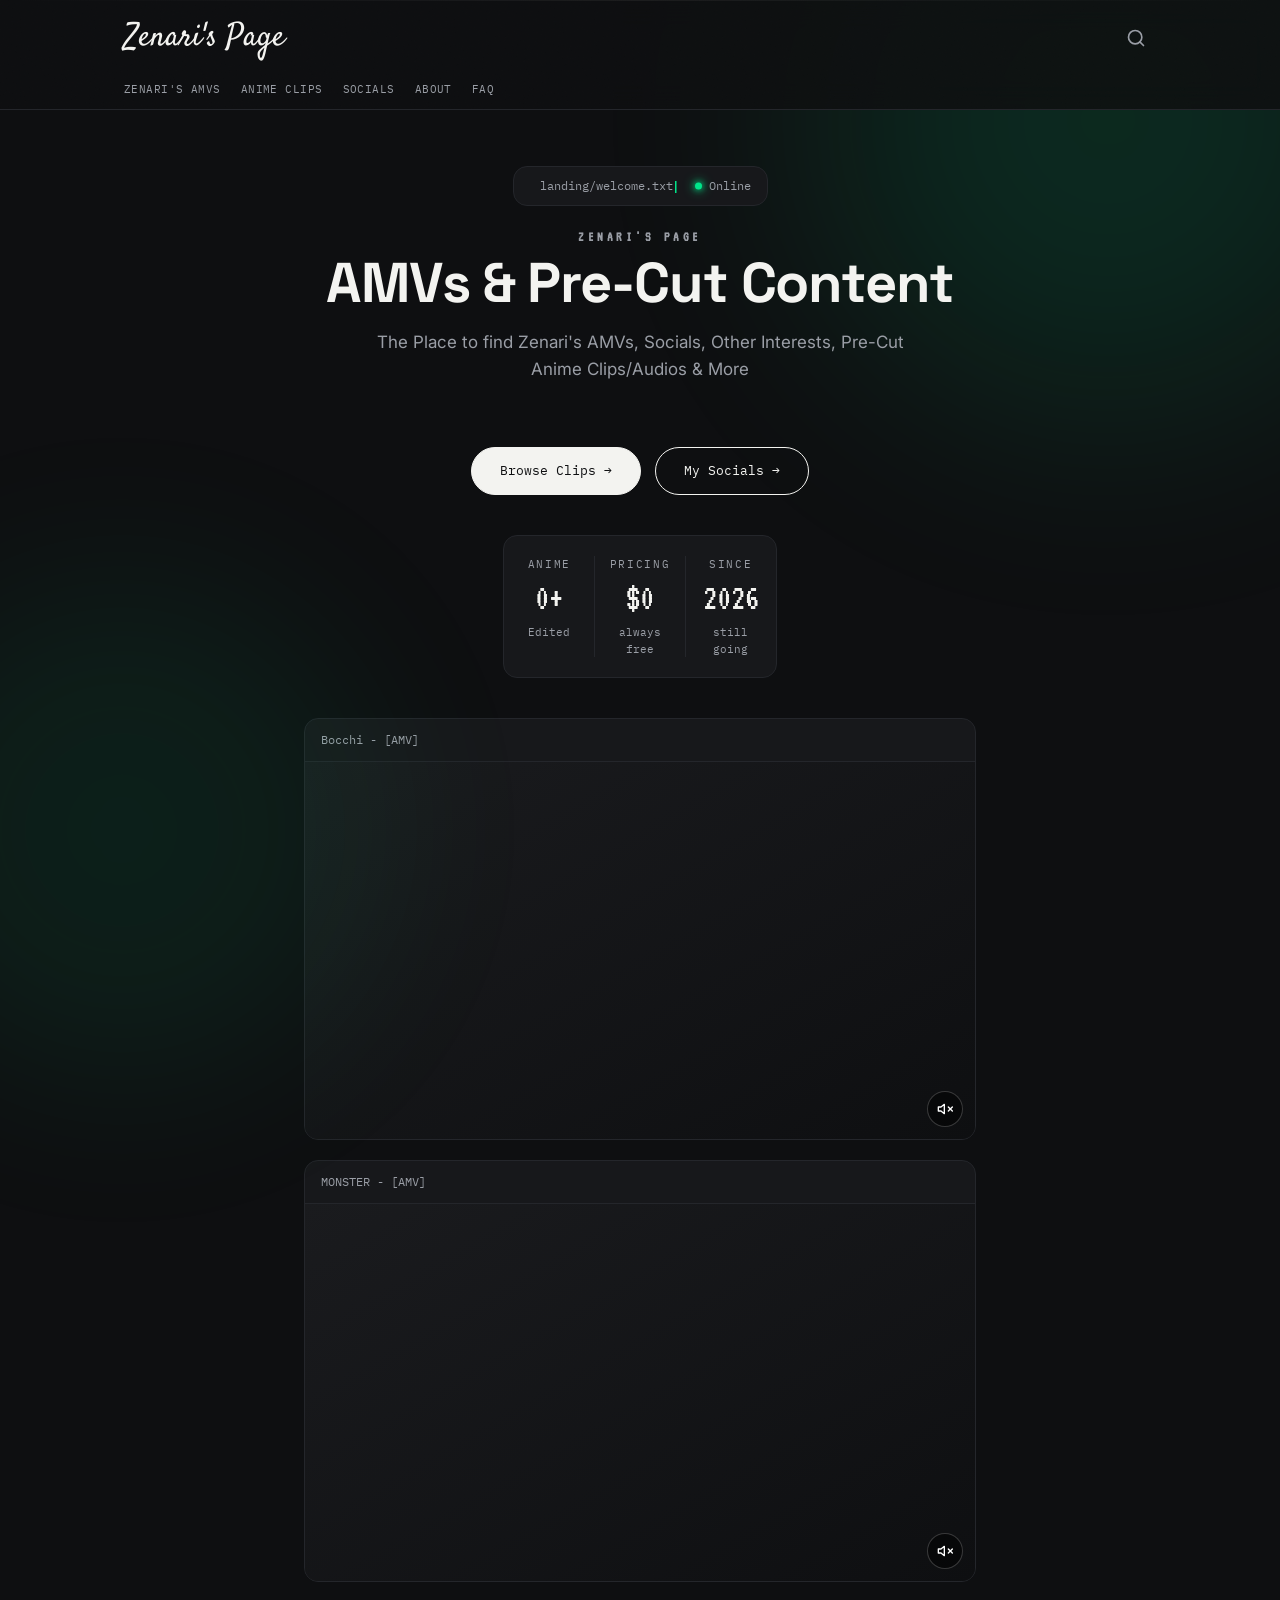
<file: index.html>
<!DOCTYPE html><html lang="en"><head><meta charset="UTF-8"><meta name="viewport" content="width=device-width, initial-scale=1.0"><title>Zenari's Page - AMVs & Pre-Cut Content</title><link rel="preconnect" href="https://fonts.googleapis.com">
<link rel="preconnect" href="https://fonts.gstatic.com" crossorigin><link href="https://fonts.googleapis.com/css2?family=Satisfy&family=Space+Grotesk:wght@400;500;600;700&family=Inter:wght@400;500;600&family=IBM+Plex+Mono:wght@400;500&family=VT323&display=swap" rel="stylesheet"><link rel="stylesheet" href="styles.css"><meta name="theme-color" content="#00e58a"><meta property="og:site_name" content="ZenariFX"><meta property="og:title" content="Zenari's Page"><meta property="og:description" content="Zenari's Own Personal Site that includes his AMVs, Pre-Cut Anime Content, & More!"><meta property="og:image" content="https://zenarifx.github.io/Zenaris-Site/images/og-home.webp"><meta property="og:url" content="https://zenarifx.github.io/Zenaris-Site/"><meta property="og:type" content="website"><meta name="twitter:card" content="summary_large_image"><meta name="twitter:title" content="Zenari's Page"><meta name="twitter:description" content="AMVs & Pre-Cut Content — The Place to find Zenari's AMVs, Socials, Other Interests, Pre-Cut Anime Clips/Audios & More"><meta name="twitter:image" content="https://zenarifx.github.io/Zenaris-Site/images/og-home.webp"></head><body class="page-index"><div class="particles-container"></div><header><nav class="nav-top">
  <a class="brand" href="index.html">Zenari's Page</a>
  <button class="search-btn" id="search-btn" aria-label="Search">
    <svg viewBox="0 0 24 24" fill="none" stroke="currentColor" stroke-width="2" stroke-linecap="round" stroke-linejoin="round"><circle cx="11" cy="11" r="8"/><path d="m21 21-4.35-4.35"/></svg>
  </button>
</nav>
<div class="nav-scroll">
    <a href="zenaris-amvs.html" class="nav-link">Zenari's AMVs</a>
    <a href="anime-clips.html" class="nav-link">Anime Clips</a>
    <a href="socials.html" class="nav-link">Socials</a>
    <a href="about.html" class="nav-link">About</a>
    <a href="faq.html" class="nav-link">FAQ</a>
</div>
  
</header><main class="wrap"><section class="hero"><div class="hero-grid"><div><div class="terminal-badge animate-fade-up d1"><span class="terminal-prompt"></span><span class="typewriter" data-text="landing/welcome.txt"></span><span class="terminal-status live-dot">Online</span></div><h1 class="animate-fade-up d2"><span class="pixel-label">ZENARI'S PAGE</span> AMVs & Pre-Cut Content </h1><p class="hero-desc animate-fade-up d3"> The Place to find Zenari's AMVs, Socials, Other Interests, Pre-Cut Anime Clips/Audios & More </p><div class="hero-actions animate-fade-up d4"><a class="btn primary" href="anime-clips.html">Browse Clips &rarr;</a><a class="btn ghost" href="socials.html">My Socials &rarr;</a></div><div class="stats-row animate-fade-up d5"><div class="stat-item"><div class="stat-label">ANIME</div><div class="stat-value">0+</div><div class="stat-sub">Edited</div></div><div class="stat-divider"></div><div class="stat-item"><div class="stat-label">PRICING</div><div class="stat-value">$0</div><div class="stat-sub">always free</div></div><div class="stat-divider"></div><div class="stat-item"><div class="stat-label">SINCE</div><div class="stat-value">2026</div><div class="stat-sub">still going</div></div></div></div></div></section><section class="embed-section"><div class="embed-card animate-fade-up d3"><div class="embed-header"><span class="embed-path">Bocchi - [AMV]</span></div><div class="embed-body"><iframe src="https://www.youtube.com/embed/bxasVmwcdpk?autoplay=1&mute=1&loop=1&playlist=bxasVmwcdpk&rel=0&modestbranding=1" allow="autoplay; encrypted-media" allowfullscreen></iframe><button class="embed-mute" data-muted="true" aria-label="Toggle mute"><svg viewBox="0 0 24 24" fill="none" stroke="currentColor" stroke-width="2" stroke-linecap="round" stroke-linejoin="round"><polygon points="11 5 6 9 2 9 2 15 6 15 11 19 11 5"/><line x1="23" y1="9" x2="17" y2="15"/><line x1="17" y1="9" x2="23" y2="15"/></svg></button></div></div><div class="embed-card animate-fade-up d4"><div class="embed-header"><span class="embed-path">MONSTER - [AMV]</span></div><div class="embed-body"><iframe src="https://www.youtube.com/embed/TwviWCxfzIM?autoplay=1&mute=1&loop=1&playlist=TwviWCxfzIM&rel=0&modestbranding=1" allow="autoplay; encrypted-media" allowfullscreen></iframe><button class="embed-mute" data-muted="true" aria-label="Toggle mute"><svg viewBox="0 0 24 24" fill="none" stroke="currentColor" stroke-width="2" stroke-linecap="round" stroke-linejoin="round"><polygon points="11 5 6 9 2 9 2 15 6 15 11 19 11 5"/><line x1="23" y1="9" x2="17" y2="15"/><line x1="17" y1="9" x2="23" y2="15"/></svg></button></div></div></section>
  </div>

  <!-- SEARCH MODAL -->
  <div id="search-modal" class="search-modal" aria-hidden="true">
    <div class="search-modal-backdrop"></div>
    <div class="search-modal-inner">
      <button class="search-modal-close" id="search-modal-close" aria-label="Close">&times;</button>
      <input type="text" class="search-modal-input" id="search-input" placeholder="Search the site..." autocomplete="off">
      <div class="search-results" id="search-results"></div>
    </div>
  </div>
</main><footer class="site-footer"><div class="footer-inner"><button class="back-to-top" aria-label="Back to top"><svg width="12" height="12" viewBox="0 0 14 14" fill="none" stroke="currentColor" stroke-width="1.8" stroke-linecap="round" stroke-linejoin="round"><path d="M7 11V3"/><path d="M3 7l4-4 4 4"/></svg> Back to top </button></div></footer><script src="script.js"></script></body></html>
</file>
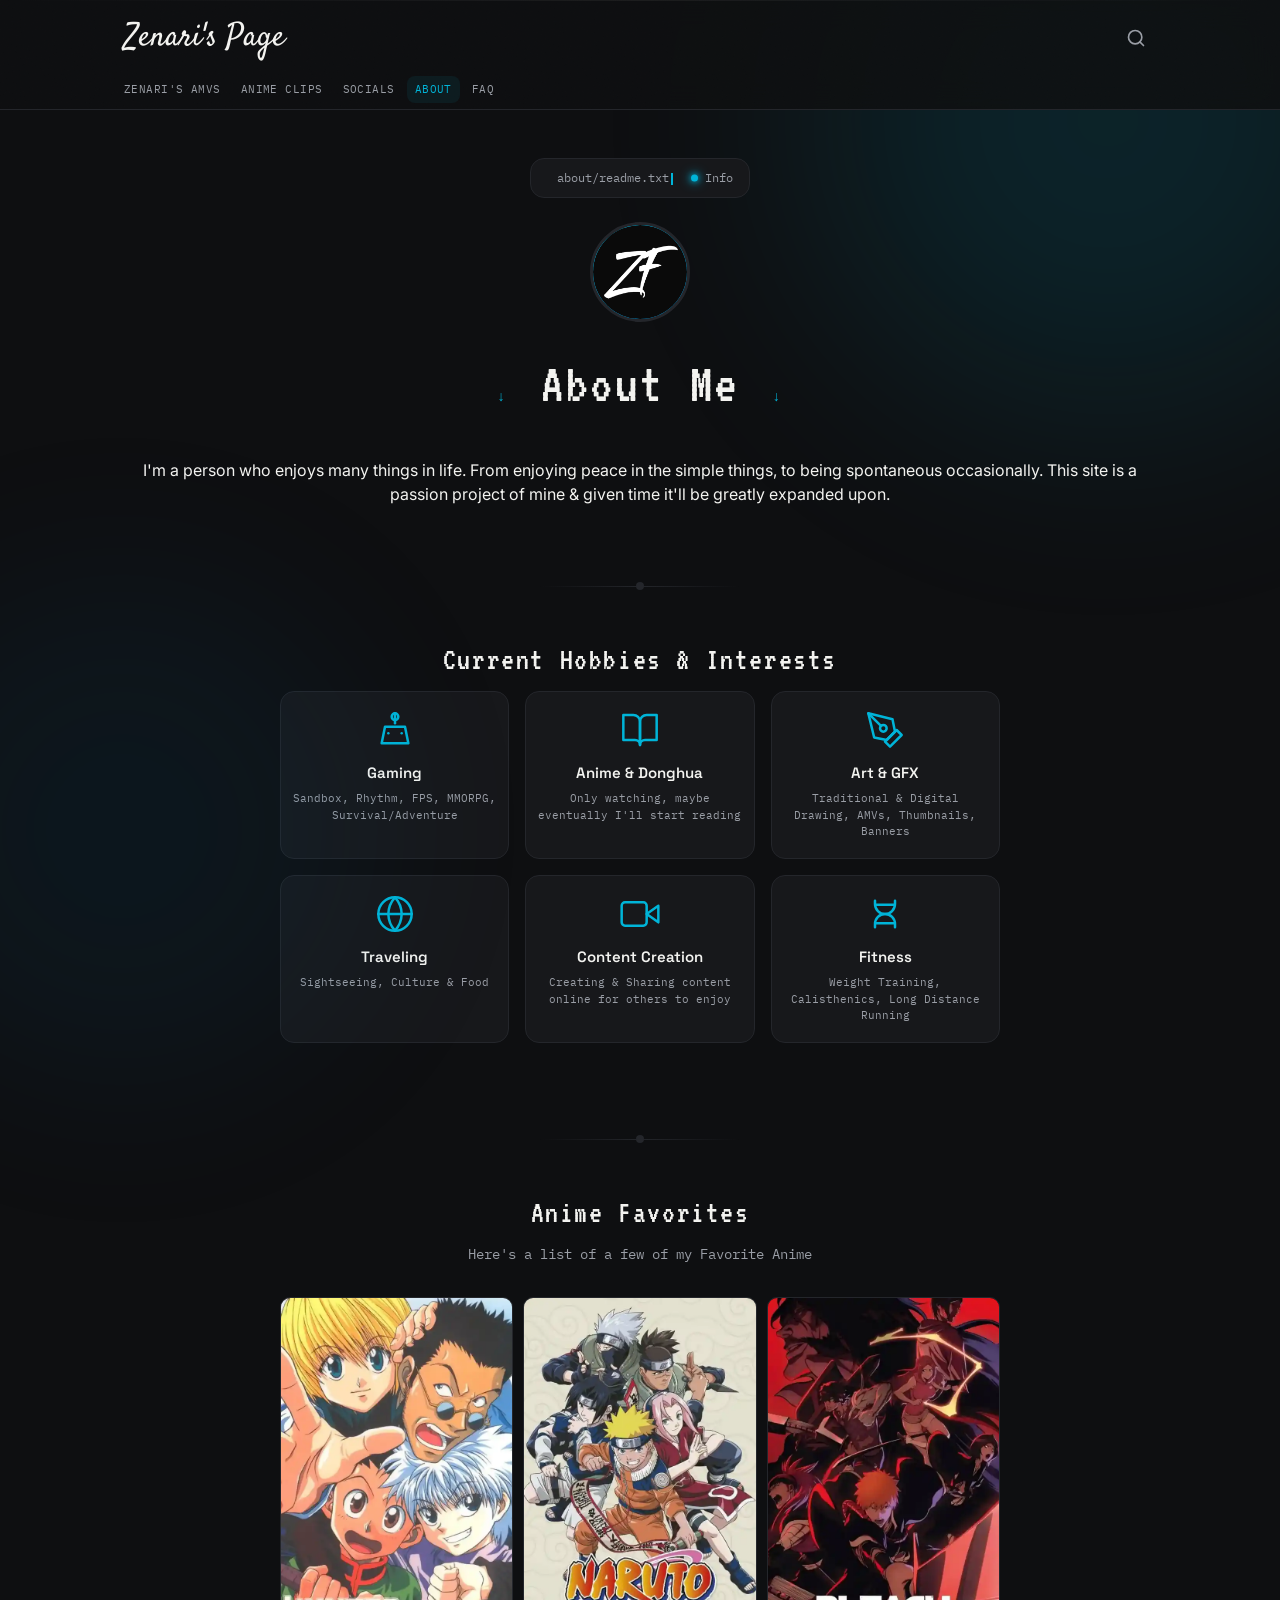
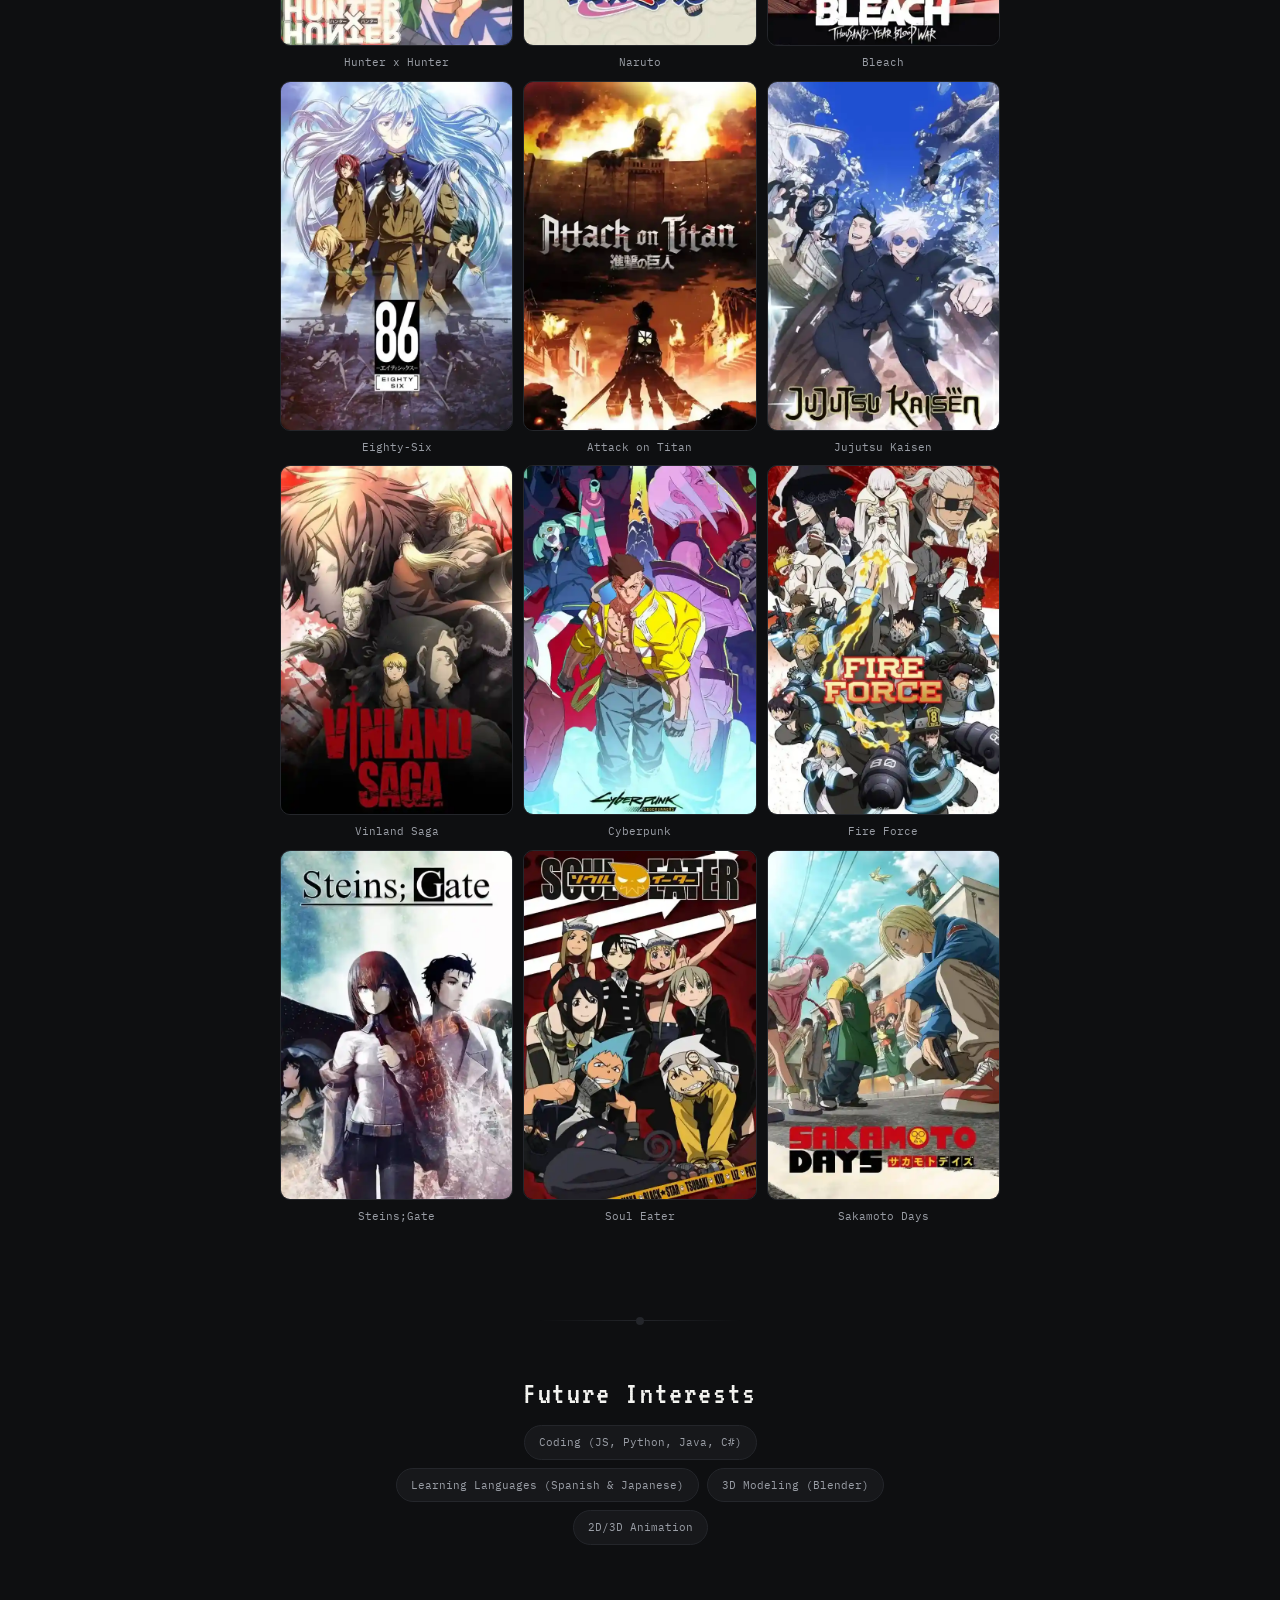
<file: about.html>
<!DOCTYPE html>
<html lang="en">
<head>
<meta charset="UTF-8">
<meta name="viewport" content="width=device-width, initial-scale=1.0">
<title>About - Zenari's Page</title>
<link rel="preconnect" href="https://fonts.googleapis.com">
<link rel="preconnect" href="https://fonts.gstatic.com" crossorigin>
<link href="https://fonts.googleapis.com/css2?family=Satisfy&family=Space+Grotesk:wght@400;500;600;700&family=Inter:wght@400;500;600&family=IBM+Plex+Mono:wght@400;500&family=VT323&display=swap" rel="stylesheet">
<link rel="stylesheet" href="styles.css?v=4">
<meta name="theme-color" content="#00b4d8">
<meta property="og:site_name" content="ZenariFX">
<meta property="og:title" content="About — Zenari's Page">
<meta property="og:description" content="Learn about Zenari's Hobbies, Interests, Favorite Animes, and More!">
<meta property="og:image" content="https://zenarifx.github.io/Zenaris-Site/images/og-about.webp">
<meta property="og:url" content="https://zenarifx.github.io/Zenaris-Site/about.html">
<meta property="og:type" content="website">
<meta name="twitter:card" content="summary_large_image">
<meta name="twitter:title" content="About — Zenari's Page">
<meta name="twitter:description" content="Learn more about Zenari — hobbies, anime favorites, travel goals & future interests.">
<meta name="twitter:image" content="https://zenarifx.github.io/Zenaris-Site/images/og-about.webp">
</head>
<body class="page-about">

<div class="particles-container"></div>

<header>
  <nav class="nav-top">
  <a class="brand" href="index.html">Zenari's Page</a>
  <button class="search-btn" id="search-btn" aria-label="Search">
    <svg viewBox="0 0 24 24" fill="none" stroke="currentColor" stroke-width="2" stroke-linecap="round" stroke-linejoin="round"><circle cx="11" cy="11" r="8"/><path d="m21 21-4.35-4.35"/></svg>
  </button>
</nav>
<div class="nav-scroll">
    <a href="zenaris-amvs.html" class="nav-link">Zenari's AMVs</a>
    <a href="anime-clips.html" class="nav-link">Anime Clips</a>
    <a href="socials.html" class="nav-link">Socials</a>
    <a href="about.html" class="nav-link active">About</a>
    <a href="faq.html" class="nav-link">FAQ</a>
</div>
</header>

<main class="wrap">
  <section class="about-hero">
    <div class="terminal-badge animate-fade-up d1">
      <span class="terminal-prompt"></span> <span class="typewriter" data-text="about/readme.txt"></span> <span class="terminal-status info-dot">Info</span>
    </div>

    <!-- Profile Image -->
    <div class="profile-section animate-fade-up d2">
      <div class="profile-avatar">
        <img src="images/profile.webp" alt="Zenari" onerror="this.style.display='none'" onload="this.nextElementSibling.style.display='none'">
        <div class="profile-avatar-fallback">Z</div>
      </div>
      <h2><span class="arrow-down">&darr;</span> About Me <span class="arrow-down">&darr;</span></h2>
    </div>

    <div class="about-intro animate-fade-up d3">
      <p>I'm a person who enjoys many things in life. From enjoying peace in the simple things, to being spontaneous occasionally. This site is a passion project of mine & given time it'll be greatly expanded upon.</p>
    </div>
  </section>

  <!-- Section Divider -->
  <div class="section-divider animate-fade-up d3"></div>

  <!-- Hobby Cards -->
  <section class="hobbies-section">
    <h3 class="section-title animate-fade-up d3">Current Hobbies & Interests</h3>
    <div class="hobbies-grid">
      <div class="hobby-card animate-fade-up d4">
        <div class="hobby-icon">
          <svg viewBox="0 0 24 24" fill="none" stroke="currentColor" stroke-width="1.5" stroke-linecap="round" stroke-linejoin="round"><path d="M12 2v6"/><circle cx="12" cy="4" r="2"/><path d="M6 10h12l2 10H4l2-10z"/><path d="M8 14h.01"/><path d="M16 14h.01"/></svg>
        </div>
        <h4>Gaming</h4>
        <p>Sandbox, Rhythm, FPS, MMORPG, Survival/Adventure</p>
      </div>
      <div class="hobby-card animate-fade-up d5">
        <div class="hobby-icon">
          <svg viewBox="0 0 24 24" fill="none" stroke="currentColor" stroke-width="1.5" stroke-linecap="round" stroke-linejoin="round"><path d="M2 3h6a4 4 0 0 1 4 4v14a3 3 0 0 0-3-3H2z"/><path d="M22 3h-6a4 4 0 0 0-4 4v14a3 3 0 0 1 3-3h7z"/></svg>
        </div>
        <h4>Anime & Donghua</h4>
        <p>Only watching, maybe eventually I'll start reading</p>
      </div>
      <div class="hobby-card animate-fade-up d6">
        <div class="hobby-icon">
          <svg viewBox="0 0 24 24" fill="none" stroke="currentColor" stroke-width="1.5" stroke-linecap="round" stroke-linejoin="round"><path d="M12 19l7-7 3 3-7 7-3-3z"/><path d="M18 13l-1.5-7.5L2 2l3.5 14.5L13 18l5-5z"/><path d="M2 2l7.586 7.586"/><circle cx="11" cy="11" r="2"/></svg>
        </div>
        <h4>Art & GFX</h4>
        <p>Traditional & Digital Drawing, AMVs, Thumbnails, Banners</p>
      </div>
      <div class="hobby-card animate-fade-up d7">
        <div class="hobby-icon">
          <svg viewBox="0 0 24 24" fill="none" stroke="currentColor" stroke-width="1.5" stroke-linecap="round" stroke-linejoin="round"><circle cx="12" cy="12" r="10"/><path d="M2 12h20"/><path d="M12 2a15.3 15.3 0 0 1 4 10 15.3 15.3 0 0 1-4 10 15.3 15.3 0 0 1-4-10 15.3 15.3 0 0 1 4-10z"/></svg>
        </div>
        <h4>Traveling</h4>
        <p>Sightseeing, Culture & Food</p>
      </div>
      <div class="hobby-card animate-fade-up d8">
        <div class="hobby-icon">
          <svg viewBox="0 0 24 24" fill="none" stroke="currentColor" stroke-width="1.5" stroke-linecap="round" stroke-linejoin="round"><path d="M23 7l-7 5 7 5V7z"/><rect x="1" y="5" width="15" height="14" rx="2" ry="2"/></svg>
        </div>
        <h4>Content Creation</h4>
        <p>Creating & Sharing content online for others to enjoy</p>
      </div>
      <div class="hobby-card animate-fade-up d8">
        <div class="hobby-icon">
          <svg viewBox="0 0 24 24" fill="none" stroke="currentColor" stroke-width="1.5" stroke-linecap="round" stroke-linejoin="round"><path d="M6.5 6.5h11"/><path d="M6.5 17.5h11"/><path d="M6 20v-2a6 6 0 0 1 12 0v2"/><path d="M6 4v2a6 6 0 0 0 12 0V4"/></svg>
        </div>
        <h4>Fitness</h4>
        <p>Weight Training, Calisthenics, Long Distance Running</p>
      </div>
    </div>
  </section>

  <!-- Section Divider -->
  <div class="section-divider animate-fade-up d8"></div>

  <!-- Anime Favorites Grid -->
  <section class="anime-favorites-section">
    <h3 class="section-title animate-fade-up d8">Anime Favorites</h3>
    <p class="section-subtitle animate-fade-up d8">Here's a list of a few of my Favorite Anime</p>
    <div class="anime-grid">
      <div class="anime-poster animate-fade-up d1" data-title="Hunter x Hunter">
        <div class="anime-poster-img"><img src="images/anime/hxh.webp" alt="Hunter x Hunter" onerror="this.style.display='none';this.parentElement.querySelector('span').style.display='flex'"><span style="display:none">HxH</span></div>
        <p>Hunter x Hunter</p>
      </div>
      <div class="anime-poster animate-fade-up d2" data-title="Naruto">
        <div class="anime-poster-img"><img src="images/anime/naruto.webp" alt="Naruto" onerror="this.style.display='none';this.parentElement.querySelector('span').style.display='flex'"><span style="display:none">Naruto</span></div>
        <p>Naruto</p>
      </div>
      <div class="anime-poster animate-fade-up d3" data-title="Bleach">
        <div class="anime-poster-img"><img src="images/anime/bleach.webp" alt="Bleach" onerror="this.style.display='none';this.parentElement.querySelector('span').style.display='flex'"><span style="display:none">Bleach</span></div>
        <p>Bleach</p>
      </div>
      <div class="anime-poster animate-fade-up d4" data-title="Eighty-Six">
        <div class="anime-poster-img"><img src="images/anime/eighty-six.webp" alt="Eighty-Six" onerror="this.style.display='none';this.parentElement.querySelector('span').style.display='flex'"><span style="display:none">86</span></div>
        <p>Eighty-Six</p>
      </div>
      <div class="anime-poster animate-fade-up d5" data-title="Attack on Titan">
        <div class="anime-poster-img"><img src="images/anime/aot.webp" alt="Attack on Titan" onerror="this.style.display='none';this.parentElement.querySelector('span').style.display='flex'"><span style="display:none">AoT</span></div>
        <p>Attack on Titan</p>
      </div>
      <div class="anime-poster animate-fade-up d6" data-title="Jujutsu Kaisen">
        <div class="anime-poster-img"><img src="images/anime/jjk.webp" alt="Jujutsu Kaisen" onerror="this.style.display='none';this.parentElement.querySelector('span').style.display='flex'"><span style="display:none">JJK</span></div>
        <p>Jujutsu Kaisen</p>
      </div>
      <div class="anime-poster animate-fade-up d7" data-title="Vinland Saga">
        <div class="anime-poster-img"><img src="images/anime/vinland-saga.webp" alt="Vinland Saga" onerror="this.style.display='none';this.parentElement.querySelector('span').style.display='flex'"><span style="display:none">VS</span></div>
        <p>Vinland Saga</p>
      </div>
      <div class="anime-poster animate-fade-up d8" data-title="Cyberpunk: Edgerunners">
        <div class="anime-poster-img"><img src="images/anime/cyberpunk.webp" alt="Cyberpunk: Edgerunners" onerror="this.style.display='none';this.parentElement.querySelector('span').style.display='flex'"><span style="display:none">CP</span></div>
        <p>Cyberpunk</p>
      </div>
      <div class="anime-poster animate-fade-up d1" data-title="Fire Force">
        <div class="anime-poster-img"><img src="images/anime/fire-force.webp" alt="Fire Force" onerror="this.style.display='none';this.parentElement.querySelector('span').style.display='flex'"><span style="display:none">FF</span></div>
        <p>Fire Force</p>
      </div>
      <div class="anime-poster animate-fade-up d2" data-title="Steins;Gate">
        <div class="anime-poster-img"><img src="images/anime/steins-gate.webp" alt="Steins;Gate" onerror="this.style.display='none';this.parentElement.querySelector('span').style.display='flex'"><span style="display:none">SG</span></div>
        <p>Steins;Gate</p>
      </div>
      <div class="anime-poster animate-fade-up d3" data-title="Soul Eater">
        <div class="anime-poster-img"><img src="images/anime/soul-eater.webp" alt="Soul Eater" onerror="this.style.display='none';this.parentElement.querySelector('span').style.display='flex'"><span style="display:none">SE</span></div>
        <p>Soul Eater</p>
      </div>
      <div class="anime-poster animate-fade-up d4" data-title="Sakamoto Days">
        <div class="anime-poster-img"><img src="images/anime/sakamoto-days.webp" alt="Sakamoto Days" onerror="this.style.display='none';this.parentElement.querySelector('span').style.display='flex'"><span style="display:none">SD</span></div>
        <p>Sakamoto Days</p>
      </div>
    </div>
  </section>
    


  </section>

  <!-- Section Divider -->
  <div class="section-divider animate-fade-up d5"></div>

  <!-- Future Interests -->
  <section class="future-section">
    <h3 class="section-title animate-fade-up d5">Future Interests</h3>
    <div class="future-tags animate-fade-up d6">
      <span class="future-tag">Coding (JS, Python, Java, C#)</span>
      <span class="future-tag">Learning Languages (Spanish & Japanese)</span>
      <span class="future-tag">3D Modeling (Blender)</span>
      <span class="future-tag">2D/3D Animation</span>
    </div>
  </section>
  </div>

  <!-- SEARCH MODAL -->
  <div id="search-modal" class="search-modal" aria-hidden="true">
    <div class="search-modal-backdrop"></div>
    <div class="search-modal-inner">
      <button class="search-modal-close" id="search-modal-close" aria-label="Close">&times;</button>
      <input type="text" class="search-modal-input" id="search-input" placeholder="Search the site..." autocomplete="off">
      <div class="search-results" id="search-results"></div>
    </div>
  </div>
</main>

<footer class="site-footer">
  <div class="footer-inner">
    <button class="back-to-top" aria-label="Back to top">
      <svg width="12" height="12" viewBox="0 0 14 14" fill="none" stroke="currentColor" stroke-width="1.8" stroke-linecap="round" stroke-linejoin="round"><path d="M7 11V3"/><path d="M3 7l4-4 4 4"/></svg>
      Back to top
    </button>
  </div>
</footer>

<script src="script.js"></script>


</body>
</html>
</file>
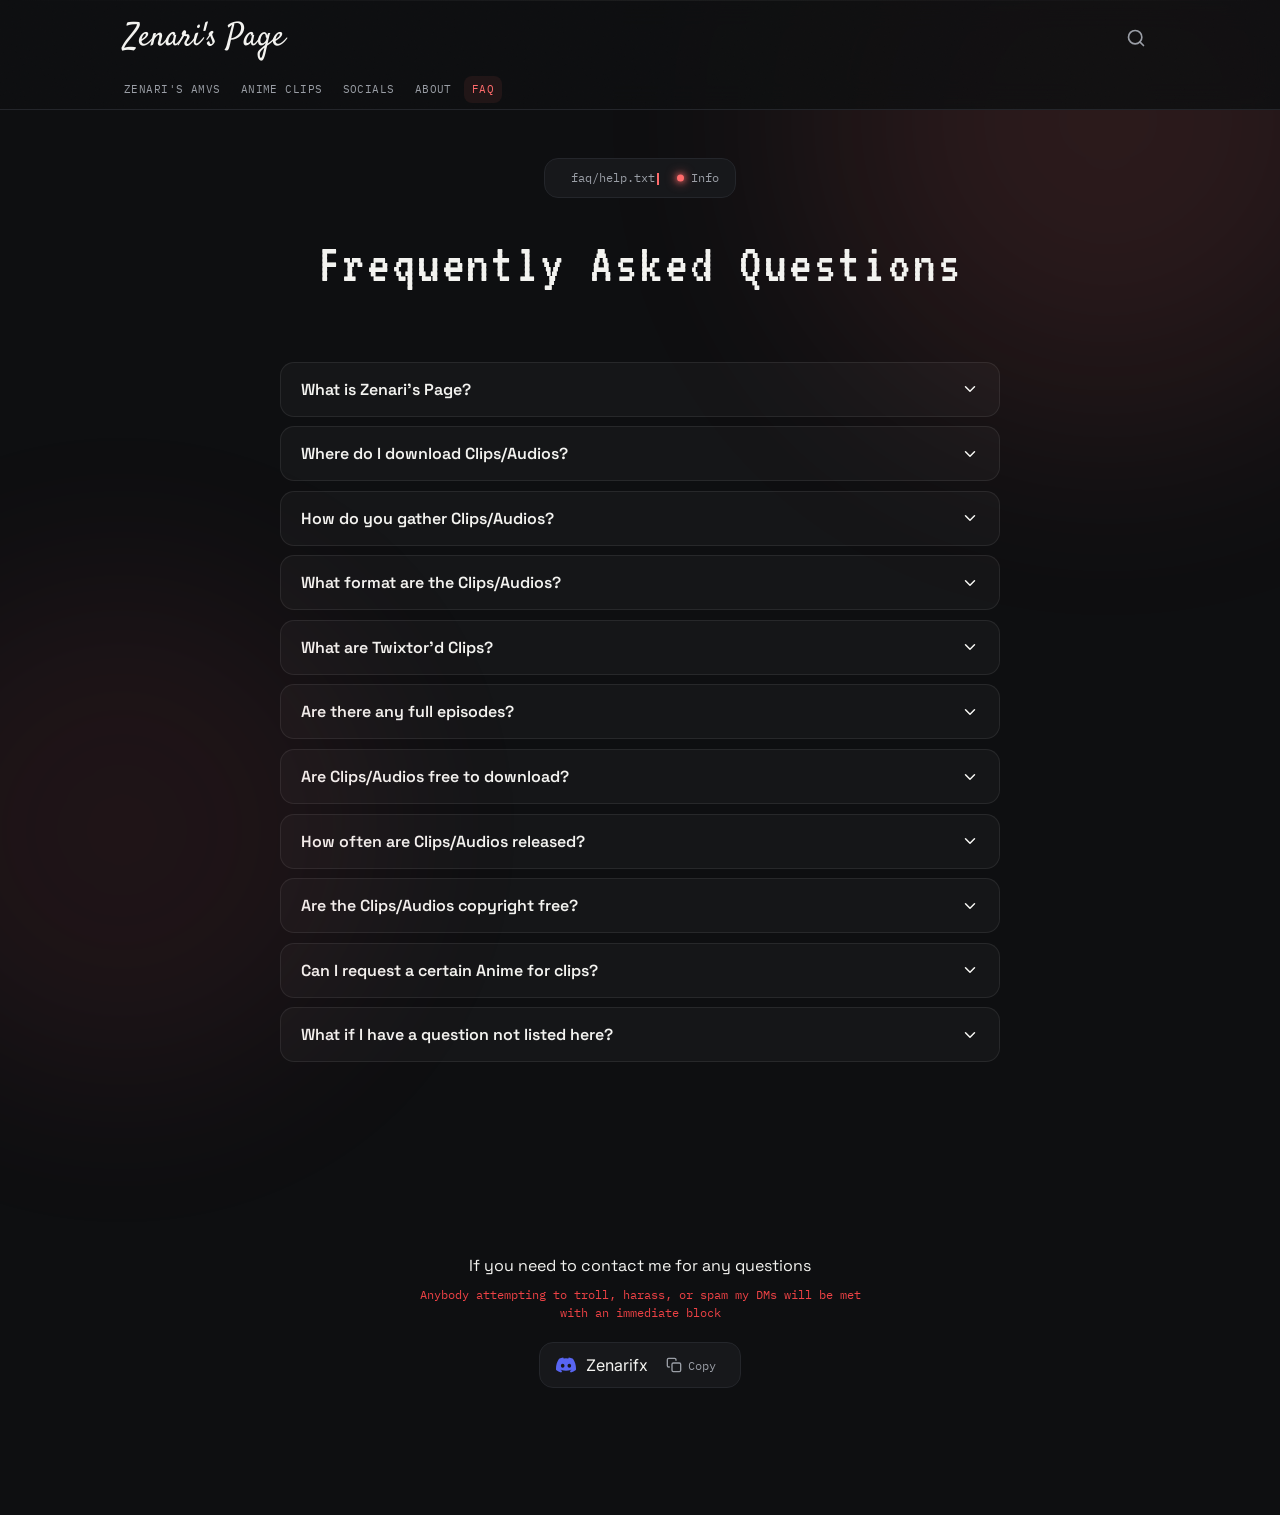
<file: faq.html>
<!DOCTYPE html>
<html lang="en">
<head>
<meta charset="UTF-8">
<meta name="viewport" content="width=device-width, initial-scale=1.0">
<title>FAQ — Zenari's Page</title>
<link rel="preconnect" href="https://fonts.googleapis.com">
<link rel="preconnect" href="https://fonts.gstatic.com" crossorigin>
<link href="https://fonts.googleapis.com/css2?family=Satisfy&family=Space+Grotesk:wght@400;500;600;700&family=Inter:wght@400;500;600&family=IBM+Plex+Mono:wght@400;500&family=VT323&display=swap" rel="stylesheet">
<link rel="stylesheet" href="styles.css">
<meta name="theme-color" content="#ff6b6b">
<meta property="og:site_name" content="ZenariFX">
<meta property="og:title" content="FAQ — Zenari's Page">
<meta property="og:description" content="Frequently asked questions about Zenari's Page, clips, downloads, and more.">
<meta property="og:image" content="https://zenarifx.github.io/Zenaris-Site/images/og-home.webp">
<meta property="og:url" content="https://zenarifx.github.io/Zenaris-Site/faq.html">
<meta property="og:type" content="website">
<meta name="twitter:card" content="summary_large_image">
<meta name="twitter:title" content="FAQ — Zenari's Page">
<meta name="twitter:description" content="Below are answers provided to anybody who may have any questions">
<meta name="twitter:image" content="https://zenarifx.github.io/Zenaris-Site/images/og-home.webp">
</head>
<body class="page-faq">

<div class="particles-container"></div>

<header>
  <nav class="nav-top">
  <a class="brand" href="index.html">Zenari's Page</a>
  <button class="search-btn" id="search-btn" aria-label="Search">
    <svg viewBox="0 0 24 24" fill="none" stroke="currentColor" stroke-width="2" stroke-linecap="round" stroke-linejoin="round"><circle cx="11" cy="11" r="8"/><path d="m21 21-4.35-4.35"/></svg>
  </button>
</nav>
<div class="nav-scroll">
    <a href="zenaris-amvs.html" class="nav-link">Zenari's AMVs</a>
    <a href="anime-clips.html" class="nav-link">Anime Clips</a>
    <a href="socials.html" class="nav-link">Socials</a>
    <a href="about.html" class="nav-link">About</a>
    <a href="faq.html" class="nav-link active">FAQ</a>
</div>
</header>

<main class="wrap">
  <section class="faq-hero">
    <div class="terminal-badge animate-fade-up d1">
      <span class="terminal-prompt"></span>
      <span class="typewriter" data-text="faq/help.txt"></span>
      <span class="terminal-status info-dot">Info</span>
    </div>
    <h2 class="animate-fade-up d2">Frequently Asked Questions</h2>
  </section>

      <div class="faq-list" id="faq-list">
<div class="faq-item animate-fade-up d4">
      <button class="faq-question">
        What is Zenari's Page?
        <svg viewBox="0 0 24 24" fill="none" stroke="currentColor" stroke-width="2" stroke-linecap="round" stroke-linejoin="round"><polyline points="6 9 12 15 18 9"/></svg>
      </button>
      <div class="faq-answer">
        <p>A personal site that Zenari created to share his own AMVs, have a centralized location for his socials, share a bit about himself, & mainly create/upload anime clips/audios to share w/others that enjoy editing & potentially much more.</p>
      </div>
    </div>
<div class="faq-item animate-fade-up d5">
      <button class="faq-question">
        Where do I download Clips/Audios?
        <svg viewBox="0 0 24 24" fill="none" stroke="currentColor" stroke-width="2" stroke-linecap="round" stroke-linejoin="round"><polyline points="6 9 12 15 18 9"/></svg>
      </button>
      <div class="faq-answer">
        <p>On the Anime Clips page you'll find exactly what you need. Once there, you can search/filter for any anime you may be looking for. All Clips & Audios are viewable before downloading.</p>
      </div>
    </div>
<div class="faq-item animate-fade-up d6">
      <button class="faq-question">
        How do you gather Clips/Audios?
        <svg viewBox="0 0 24 24" fill="none" stroke="currentColor" stroke-width="2" stroke-linecap="round" stroke-linejoin="round"><polyline points="6 9 12 15 18 9"/></svg>
      </button>
      <div class="faq-answer">
        <p>I manually download anime episodes, skim for clips/audios, then render. For any Twixtor clips, I run them through NodeVideo afterwards & then finally compress & upload for both.</p>
      </div>
    </div>
<div class="faq-item animate-fade-up d7">
      <button class="faq-question">
        What format are the Clips/Audios?
        <svg viewBox="0 0 24 24" fill="none" stroke="currentColor" stroke-width="2" stroke-linecap="round" stroke-linejoin="round"><polyline points="6 9 12 15 18 9"/></svg>
      </button>
      <div class="faq-answer">
        <p>Both Raw & Twixtor Clips are encoded with H.264 - MP4. Raw Clips will remain at the anime's native fps & resolution; normally 1080p/24fps, while Twixtor Clips will be at 60fps. Audios will be MP3 at 256/320 kbps.</p>
      </div>
    </div>
<div class="faq-item animate-fade-up d8">
      <button class="faq-question">
        What are Twixtor'd Clips?
        <svg viewBox="0 0 24 24" fill="none" stroke="currentColor" stroke-width="2" stroke-linecap="round" stroke-linejoin="round"><polyline points="6 9 12 15 18 9"/></svg>
      </button>
      <div class="faq-answer">
        <p>Twixtor'd clips are footage that's been sped up or slowed down using time-remapping & instead of just stretching or holding frames (which looks choppy), the motion is filled in with in-between frames using interpolation to keep it looking buttery smooth.</p>
      </div>
    </div>
<div class="faq-item animate-fade-up d9">
      <button class="faq-question">
        Are there any full episodes?
        <svg viewBox="0 0 24 24" fill="none" stroke="currentColor" stroke-width="2" stroke-linecap="round" stroke-linejoin="round"><polyline points="6 9 12 15 18 9"/></svg>
      </button>
      <div class="faq-answer">
        <p>No, only cut clips & audios. There will never be entire episodes.</p>
      </div>
    </div>
<div class="faq-item animate-fade-up d10">
      <button class="faq-question">
        Are Clips/Audios free to download?
        <svg viewBox="0 0 24 24" fill="none" stroke="currentColor" stroke-width="2" stroke-linecap="round" stroke-linejoin="round"><polyline points="6 9 12 15 18 9"/></svg>
      </button>
      <div class="faq-answer">
        <p>Yes, everything is completely free to download. No sign ups or purchases necessary.</p>
      </div>
    </div>
<div class="faq-item animate-fade-up d11">
      <button class="faq-question">
        How often are Clips/Audios released?
        <svg viewBox="0 0 24 24" fill="none" stroke="currentColor" stroke-width="2" stroke-linecap="round" stroke-linejoin="round"><polyline points="6 9 12 15 18 9"/></svg>
      </button>
      <div class="faq-answer">
        <p>New Clips & Audios are released whenever I can get around to them. They will also most likely release in batches. (An Episode/Season at a time)</p>
      </div>
    </div>
<div class="faq-item animate-fade-up d12">
      <button class="faq-question">
        Are the Clips/Audios copyright free?
        <svg viewBox="0 0 24 24" fill="none" stroke="currentColor" stroke-width="2" stroke-linecap="round" stroke-linejoin="round"><polyline points="6 9 12 15 18 9"/></svg>
      </button>
      <div class="faq-answer">
        <p>No, the Clips & Audios presented on the "Anime Clips" page are not copyright free. They are to be downloaded & used at your own discretion. I am not liable for any copyright infringement. I do not claim or own any copyrights to any content within the anime clips or audios. The intent of my "Anime Clips" page is to creatively repurpose long anime episodes into short clip content for ease of use. You do not need permission to upload these clips from me nor do I sell any licensing.</p>
      </div>
    </div>
<div class="faq-item animate-fade-up d13">
      <button class="faq-question">
        Can I request a certain Anime for clips?
        <svg viewBox="0 0 24 24" fill="none" stroke="currentColor" stroke-width="2" stroke-linecap="round" stroke-linejoin="round"><polyline points="6 9 12 15 18 9"/></svg>
      </button>
      <div class="faq-answer">
        <p>Yes, for now, DM me on discord which is listed below. When my public server is up and running, it'll be moved there.</p>
      </div>
    </div>
<div class="faq-item animate-fade-up d14">
      <button class="faq-question">
        What if I have a question not listed here?
        <svg viewBox="0 0 24 24" fill="none" stroke="currentColor" stroke-width="2" stroke-linecap="round" stroke-linejoin="round"><polyline points="6 9 12 15 18 9"/></svg>
      </button>
      <div class="faq-answer">
        <p>DM me on Discord, listed below.</p>
      </div>
    </div>
  </div>
  <!-- SEARCH MODAL -->
  <div id="search-modal" class="search-modal" aria-hidden="true">
    <div class="search-modal-backdrop"></div>
    <div class="search-modal-inner">
      <button class="search-modal-close" id="search-modal-close" aria-label="Close">&times;</button>
      <input type="text" class="search-modal-input" id="search-input" placeholder="Search the site..." autocomplete="off">
      <div class="search-results" id="search-results"></div>
    </div>
  </div>
</main>

<section class="discord-contact">
  <p class="discord-contact-text">If you need to contact me for any questions</p>
  <p class="discord-contact-warn">Anybody attempting to troll, harass, or spam my DMs will be met with an immediate block</p>
  <div class="discord-copy-row">
    <svg class="discord-icon" width="20" height="20" viewBox="0 0 24 24" fill="currentColor"><path d="M20.317 4.37a19.791 19.791 0 0 0-4.885-1.515.074.074 0 0 0-.079.037c-.21.375-.444.864-.608 1.25a18.27 18.27 0 0 0-5.487 0 12.64 12.64 0 0 0-.617-1.25.077.077 0 0 0-.079-.037A19.736 19.736 0 0 0 3.677 4.37a.07.07 0 0 0-.032.027C.533 9.046-.32 13.58.099 18.057a.082.082 0 0 0 .031.057 19.9 19.9 0 0 0 5.993 3.03.078.078 0 0 0 .084-.028c.462-.63.874-1.295 1.226-1.994a.076.076 0 0 0-.041-.106 13.107 13.107 0 0 1-1.872-.892.077.077 0 0 1-.008-.128 10.2 10.2 0 0 0 .372-.292.074.074 0 0 1 .077-.01c3.928 1.793 8.18 1.793 12.062 0a.074.074 0 0 1 .078.01c.12.098.246.198.373.292a.077.077 0 0 1-.006.127 12.299 12.299 0 0 1-1.873.892.077.077 0 0 0-.041.107c.36.698.772 1.362 1.225 1.993a.076.076 0 0 0 .084.028 19.839 19.839 0 0 0 6.002-3.03.077.077 0 0 0 .032-.054c.5-5.177-.838-9.674-3.549-13.66a.061.061 0 0 0-.031-.03zM8.02 15.33c-1.183 0-2.157-1.085-2.157-2.419 0-1.333.956-2.419 2.157-2.419 1.21 0 2.176 1.096 2.157 2.42 0 1.333-.956 2.418-2.157 2.418zm7.975 0c-1.183 0-2.157-1.085-2.157-2.419 0-1.333.955-2.419 2.157-2.419 1.21 0 2.176 1.096 2.157 2.42 0 1.333-.946 2.418-2.157 2.418z"/></svg>
    <span class="discord-username">Zenarifx</span>
    <button class="discord-copy-btn" id="discord-copy-btn" aria-label="Copy Discord username">
      <svg width="16" height="16" viewBox="0 0 24 24" fill="none" stroke="currentColor" stroke-width="2" stroke-linecap="round" stroke-linejoin="round"><rect x="9" y="9" width="13" height="13" rx="2" ry="2"/><path d="M5 15H4a2 2 0 0 1-2-2V4a2 2 0 0 1 2-2h9a2 2 0 0 1 2 2v1"/></svg>
      <span class="copy-label">Copy</span>
    </button>
  </div>
</section>

<footer class="site-footer">
  <div class="footer-inner">
    <button class="back-to-top" aria-label="Back to top">
      <svg width="12" height="12" viewBox="0 0 14 14" fill="none" stroke="currentColor" stroke-width="1.8" stroke-linecap="round" stroke-linejoin="round"><path d="M7 11V3"/><path d="M3 7l4-4 4 4"/></svg>
      Back to top
    </button>
  </div>
</footer>
</div>

<script src="script.js"></script>
<script>
  // FAQ accordion
  document.querySelectorAll('.faq-question').forEach(btn => {
    btn.addEventListener('click', () => {
      const item = btn.closest('.faq-item');
      const isOpen = item.classList.contains('open');
      document.querySelectorAll('.faq-item.open').forEach(i => i.classList.remove('open'));
      if (!isOpen) item.classList.add('open');
    });
  });
</script>
</body>
</html>
</file>
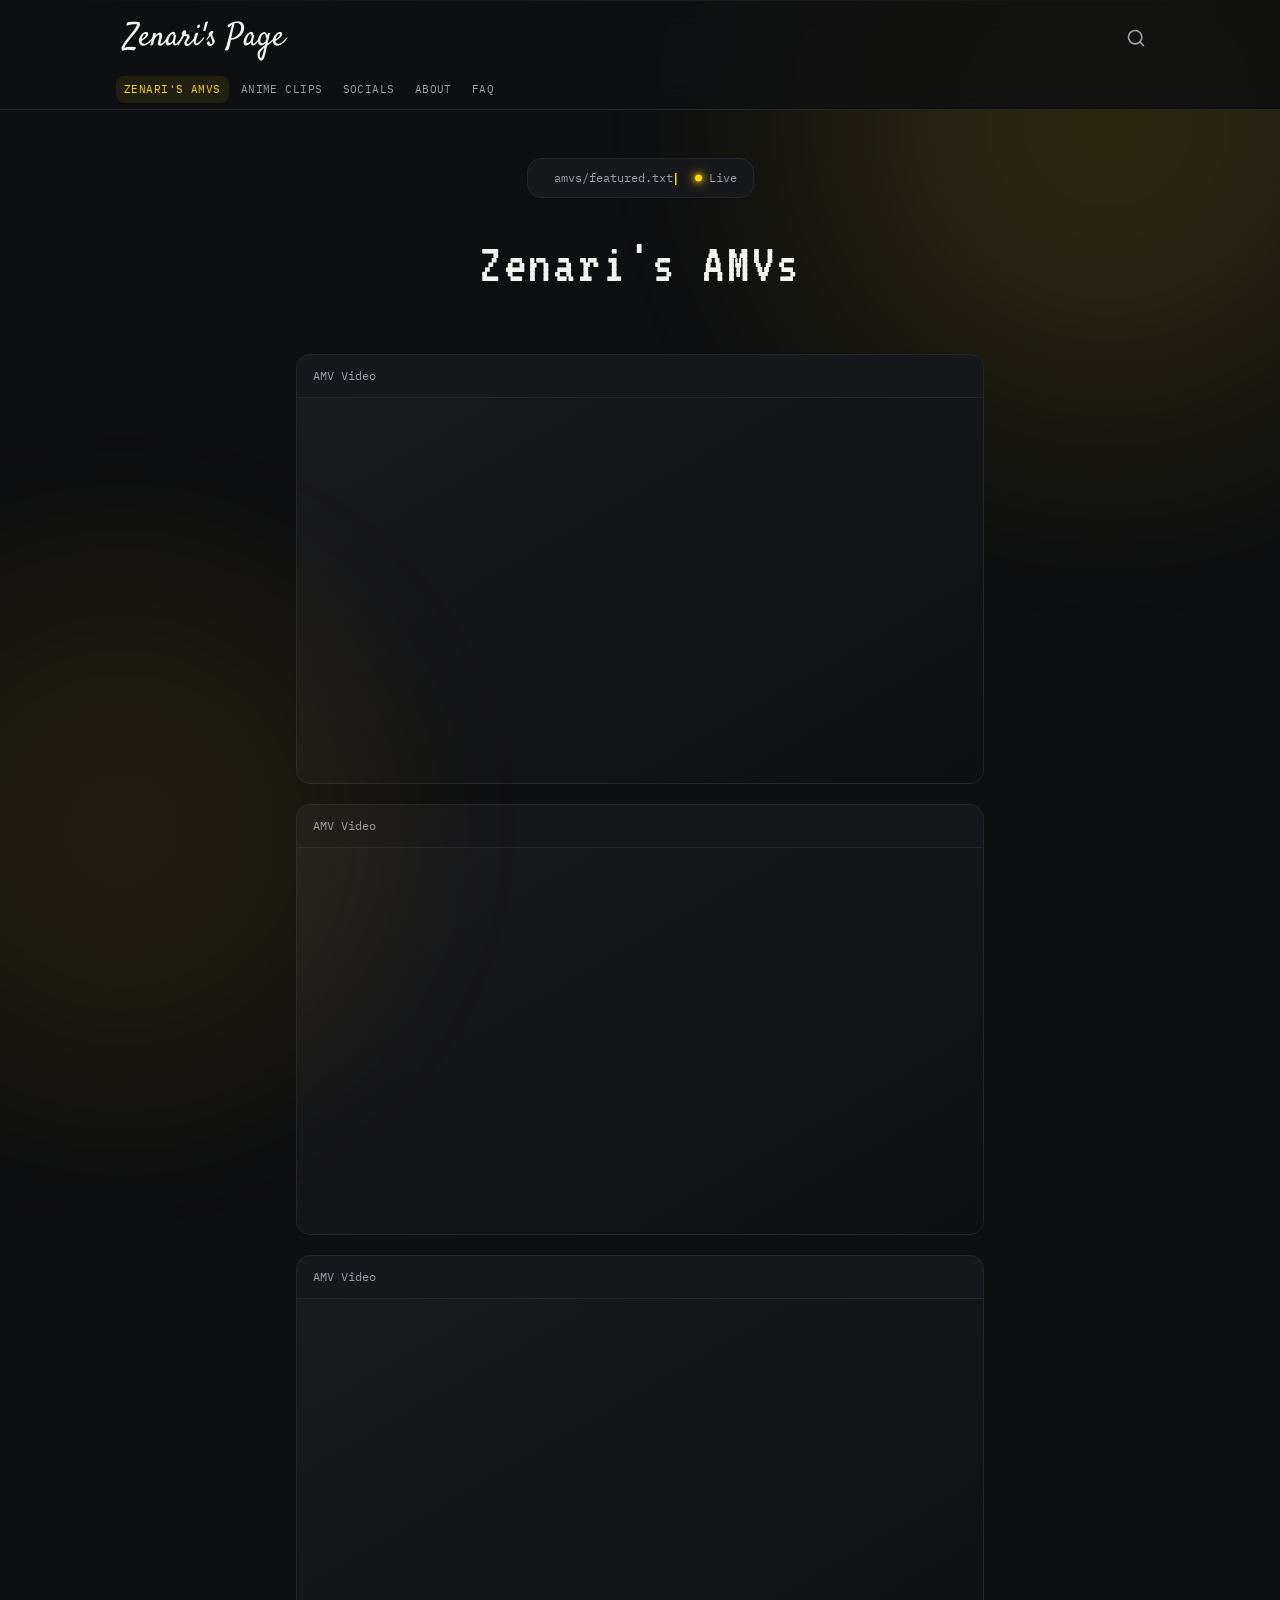
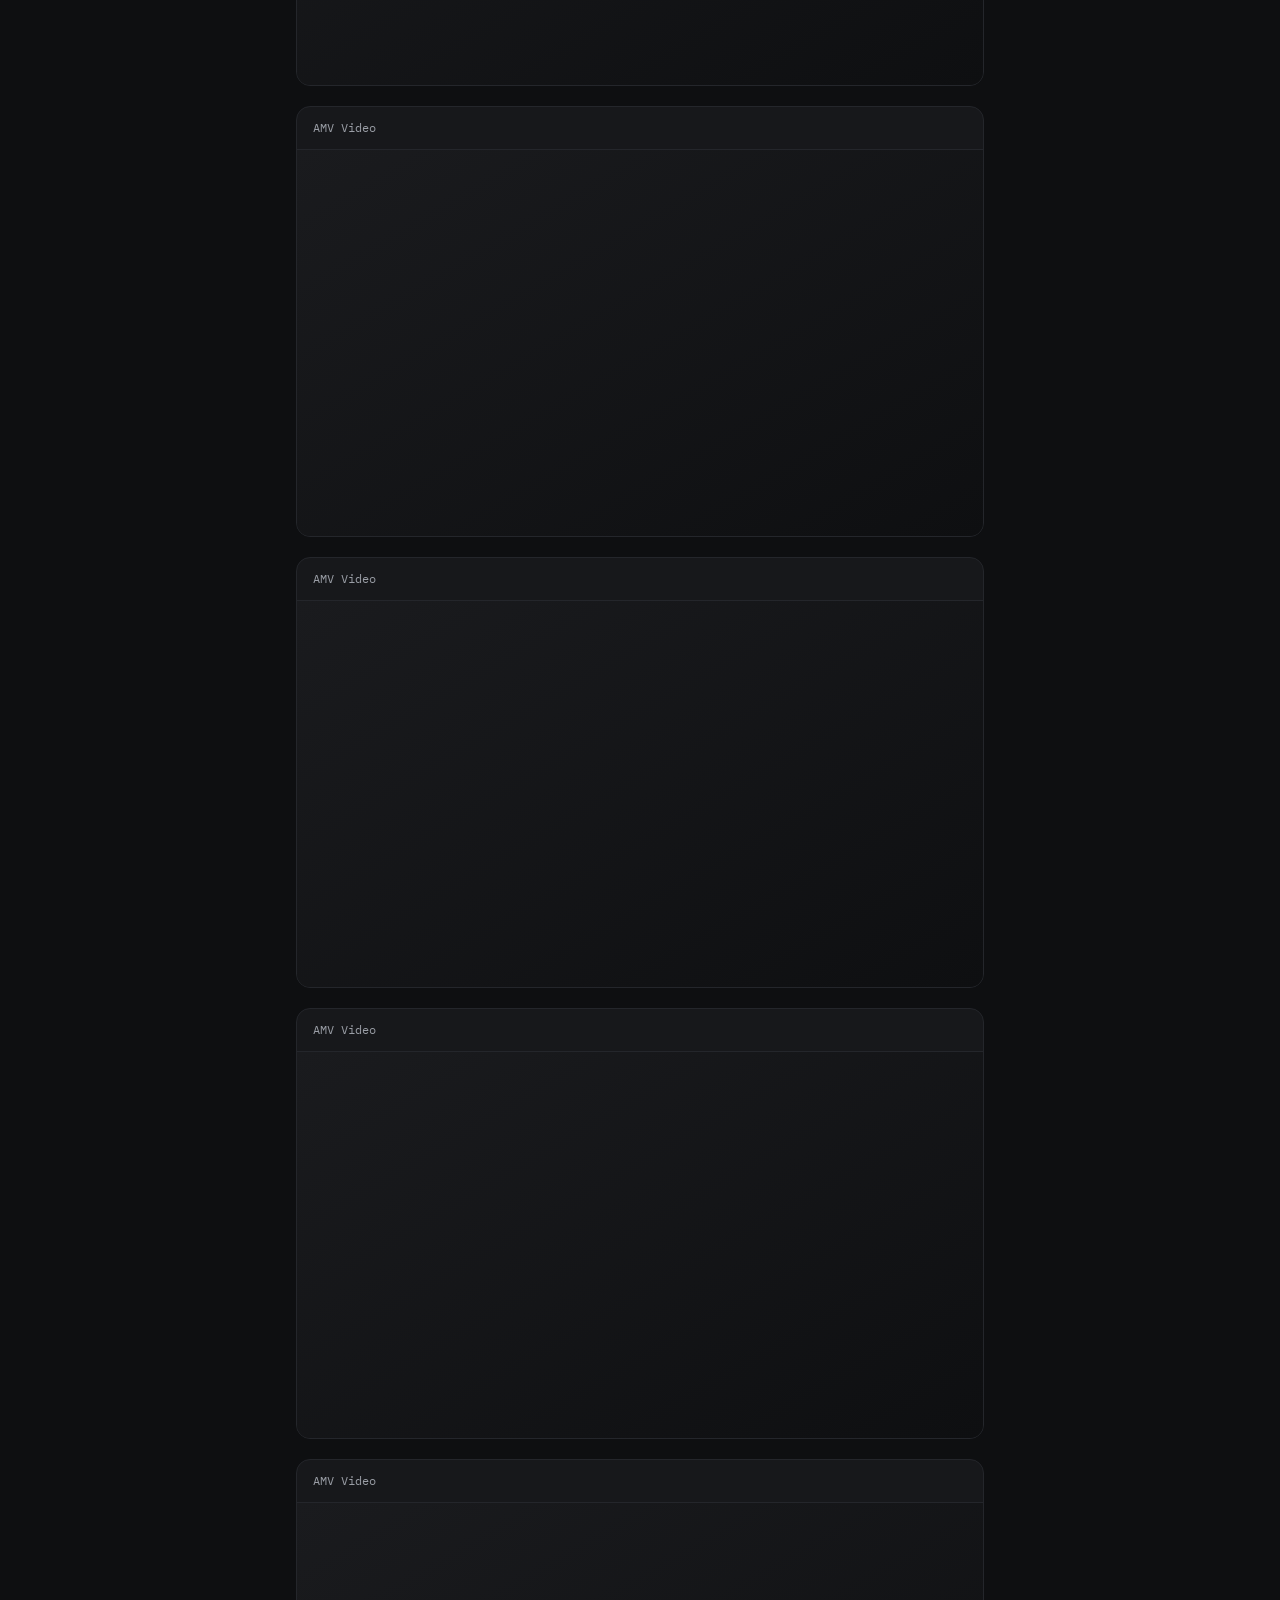
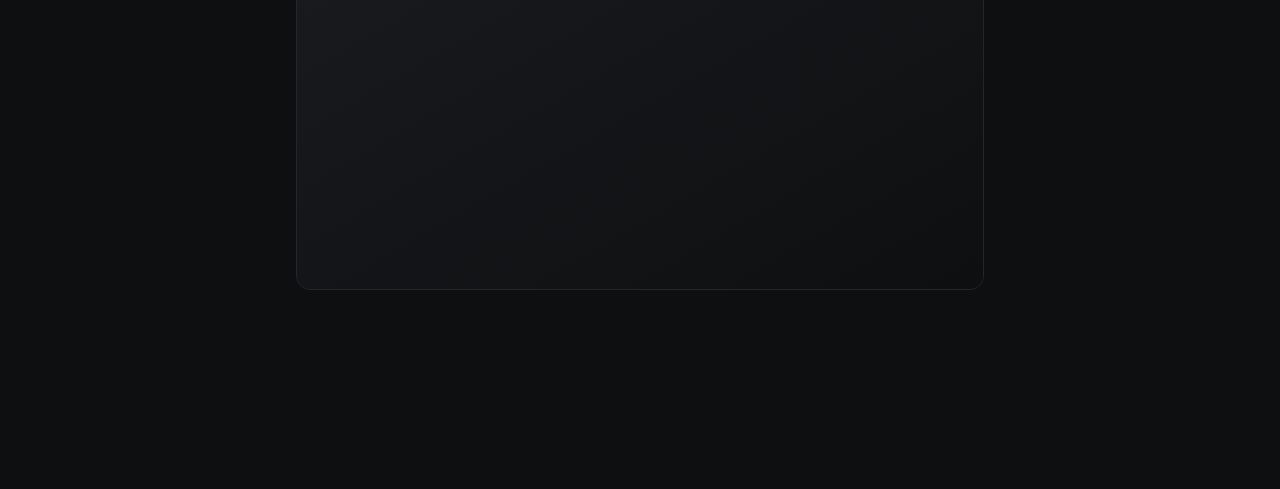
<file: zenaris-amvs.html>
<!DOCTYPE html><html lang="en"><head><meta charset="UTF-8"><meta name="viewport" content="width=device-width, initial-scale=1.0"><title>Zenari's AMVs - Zenari's Page</title><link rel="preconnect" href="https://fonts.googleapis.com">
<link rel="preconnect" href="https://fonts.gstatic.com" crossorigin><link href="https://fonts.googleapis.com/css2?family=Satisfy&family=Space+Grotesk:wght@400;500;600;700&family=Inter:wght@400;500;600&family=IBM+Plex+Mono:wght@400;500&family=VT323&display=swap" rel="stylesheet"><link rel="stylesheet" href="styles.css"><meta name="theme-color" content="#ffd60a"><meta property="og:site_name" content="ZenariFX"><meta property="og:title" content="AMVs - Zenari's Page"><meta property="og:description" content="Check Out Anime Edits Made by Zenari!"><meta property="og:image" content="https://zenarifx.github.io/Zenaris-Site/images/og-amvs.webp"><meta property="og:url" content="https://zenarifx.github.io/Zenaris-Site/zenaris-amvs.html"><meta property="og:type" content="website"><meta name="twitter:card" content="summary_large_image"><meta name="twitter:title" content="Zenari's AMVs"><meta name="twitter:description" content="Watch Zenari's latest Anime Music Videos. Edited with passion."><meta name="twitter:image" content="https://zenarifx.github.io/Zenaris-Site/images/og-amvs.webp"></head><body class="page-amvs"><div class="particles-container"></div><header><nav class="nav-top">
  <a class="brand" href="index.html">Zenari's Page</a>
  <button class="search-btn" id="search-btn" aria-label="Search">
    <svg viewBox="0 0 24 24" fill="none" stroke="currentColor" stroke-width="2" stroke-linecap="round" stroke-linejoin="round"><circle cx="11" cy="11" r="8"/><path d="m21 21-4.35-4.35"/></svg>
  </button>
</nav>
<div class="nav-scroll">
    <a href="zenaris-amvs.html" class="nav-link active">Zenari's AMVs</a>
    <a href="anime-clips.html" class="nav-link">Anime Clips</a>
    <a href="socials.html" class="nav-link">Socials</a>
    <a href="about.html" class="nav-link">About</a>
    <a href="faq.html" class="nav-link">FAQ</a>
</div>
  
</header><main class="wrap"><section class="amvs-hero"><div class="terminal-badge animate-fade-up d1"><span class="terminal-prompt"></span><span class="typewriter" data-text="amvs/featured.txt"></span><span class="terminal-status amv-dot">Live</span></div><h2 class="animate-fade-up d2">Zenari's AMVs</h2></section><section class="amvs-grid"><div class="amv-card animate-fade-up d2" data-yt-id="bxasVmwcdpk"><div class="amv-card-header"><span class="embed-path yt-title">Loading...</span></div><div class="amv-card-body"><iframe loading="lazy" src="https://www.youtube.com/embed/bxasVmwcdpk?autoplay=0&mute=1&rel=0&modestbranding=1" allow="autoplay; encrypted-media" allowfullscreen></iframe></div></div><div class="amv-card animate-fade-up d3" data-yt-id="1q7rJoFaQPg"><div class="amv-card-header"><span class="embed-path yt-title">Loading...</span></div><div class="amv-card-body"><iframe loading="lazy" src="https://www.youtube.com/embed/1q7rJoFaQPg?autoplay=0&mute=1&rel=0&modestbranding=1" allow="autoplay; encrypted-media" allowfullscreen></iframe></div></div><div class="amv-card animate-fade-up d4" data-yt-id="aSlm1ZGO-L4"><div class="amv-card-header"><span class="embed-path yt-title">Loading...</span></div><div class="amv-card-body"><iframe loading="lazy" src="https://www.youtube.com/embed/aSlm1ZGO-L4?autoplay=0&mute=1&rel=0&modestbranding=1" allow="autoplay; encrypted-media" allowfullscreen></iframe></div></div><div class="amv-card animate-fade-up d5" data-yt-id="RGVNZjfJytY"><div class="amv-card-header"><span class="embed-path yt-title">Loading...</span></div><div class="amv-card-body"><iframe loading="lazy" src="https://www.youtube.com/embed/RGVNZjfJytY?autoplay=0&mute=1&rel=0&modestbranding=1" allow="autoplay; encrypted-media" allowfullscreen></iframe></div></div><div class="amv-card animate-fade-up d6" data-yt-id="1Y9NAeCEA3Y"><div class="amv-card-header"><span class="embed-path yt-title">Loading...</span></div><div class="amv-card-body"><iframe loading="lazy" src="https://www.youtube.com/embed/1Y9NAeCEA3Y?autoplay=0&mute=1&rel=0&modestbranding=1" allow="autoplay; encrypted-media" allowfullscreen></iframe></div></div><div class="amv-card animate-fade-up d7" data-yt-id="TwviWCxfzIM"><div class="amv-card-header"><span class="embed-path yt-title">Loading...</span></div><div class="amv-card-body"><iframe loading="lazy" src="https://www.youtube.com/embed/TwviWCxfzIM?autoplay=0&mute=1&rel=0&modestbranding=1" allow="autoplay; encrypted-media" allowfullscreen></iframe></div></div><div class="amv-card animate-fade-up d8" data-yt-id="SSuKJOhcgrc"><div class="amv-card-header"><span class="embed-path yt-title">Loading...</span></div><div class="amv-card-body"><iframe loading="lazy" src="https://www.youtube.com/embed/SSuKJOhcgrc?autoplay=0&mute=1&rel=0&modestbranding=1" allow="autoplay; encrypted-media" allowfullscreen></iframe></div></div></section>
  </div>

  <!-- SEARCH MODAL -->
  <div id="search-modal" class="search-modal" aria-hidden="true">
    <div class="search-modal-backdrop"></div>
    <div class="search-modal-inner">
      <button class="search-modal-close" id="search-modal-close" aria-label="Close">&times;</button>
      <input type="text" class="search-modal-input" id="search-input" placeholder="Search the site..." autocomplete="off">
      <div class="search-results" id="search-results"></div>
    </div>
  </div>
</main><footer class="site-footer"><div class="footer-inner"><button class="back-to-top" aria-label="Back to top"><svg width="12" height="12" viewBox="0 0 14 14" fill="none" stroke="currentColor" stroke-width="1.8" stroke-linecap="round" stroke-linejoin="round"><path d="M7 11V3"/><path d="M3 7l4-4 4 4"/></svg> Back to top </button></div></footer><script src="script.js"></script></body></html>
</file>
<file: styles.css>
/* ============================================================ ZENARI'S PAGE - COMPLETE STYLES ============================================================ */:root{--bg:#0e0f11;--ink:#f3f3f0;--ink-soft:#9a9ea6;--line:#24262b;--accent:#00e58a;--accent-ink:#06150f;--card:#17181b;--radius:14px;--footer-line:#1a1b1e}*{margin:0;padding:0;box-sizing:border-box}html{scroll-behavior:smooth}body{background:var(--bg);color:var(--ink);font-family:'Inter',sans-serif;line-height:1.5;-webkit-font-smoothing:antialiased;transition:background .3s ease,color .3s ease}a{color:inherit;text-decoration:none}.wrap{max-width:1080px;margin:0 auto;padding:0 24px 6rem}::selection{background:var(--cursor-color,var(--accent));color:var(--accent-ink)}:focus-visible{outline:2px solid var(--accent);outline-offset:3px}/* ---------- NOISE OVERLAY ---------- */ .noise-overlay{position:fixed;inset:0;background:url("data:image/svg+xml,%3Csvg viewBox='0 0 256 256' xmlns='http://www.w3.org/2000/svg'%3E%3Cfilter id='n'%3E%3CfeTurbulence type='fractalNoise' baseFrequency='0.85' numOctaves='5' stitchTiles='stitch'/%3E%3C/filter%3E%3Crect width='100%25' height='100%25' filter='url(%23n)' opacity='0.06'/%3E%3C/svg%3E");opacity:0.9;pointer-events:none;z-index:9999;mix-blend-mode:overlay}/* ---------- AMBIENT GLOWS PER PAGE (BRIGHTENED) ---------- */ body::before{content:'';position:fixed;top:-20%;right:-10%;width:600px;height:600px;border-radius:50%;filter:blur(120px);opacity:0.12;pointer-events:none;z-index:0;transition:background .6s ease}body::after{content:'';position:fixed;bottom:-20%;left:-10%;width:500px;height:500px;border-radius:50%;filter:blur(100px);opacity:0.08;pointer-events:none;z-index:0;transition:background .6s ease}body.page-index::before{background:var(--accent)}body.page-index::after{background:var(--accent)}body.page-about::before{background:#00b4d8}body.page-about::after{background:#0077b6}body.page-socials::before{background:#f4a261}body.page-socials::after{background:#e76f51}body.page-clips::before{background:#c77dff}body.page-clips::after{background:#9d4edd}body.page-amvs::before{background:#ffd60a}body.page-amvs::after{background:#ffc300}/* Page-specific typewriter cursor colors */ body.page-index .typewriter-cursor{background:var(--accent)}body.page-about .typewriter-cursor{background:#00b4d8}body.page-socials .typewriter-cursor{background:#f4a261}body.page-clips .typewriter-cursor{background:#c77dff}body.page-amvs .typewriter-cursor{background:#ffd60a}/* Page-specific arrow-down colors */ body.page-index .arrow-down{color:var(--accent)}body.page-about .arrow-down{color:#00b4d8}body.page-socials .arrow-down{color:#f4a261}body.page-clips .arrow-down{color:#c77dff}body.page-amvs .arrow-down{color:#ffd60a}[data-theme="light"] body::before{opacity:0.14}[data-theme="light"] body::after{opacity:0.10}[data-theme="light"] .noise-overlay{opacity:0.4}/* ---------- THEME TOGGLE ---------- */ /* ---------- HEADER ---------- */ header{position:sticky;top:0;z-index:50;background:rgba(14,15,17,0.88);backdrop-filter:blur(14px) saturate(1.2);border-bottom:1px solid var(--line);transition:background .3s ease,border-color .3s ease}header::before{content:'';position:absolute;inset:0;background:url("data:image/svg+xml,%3Csvg viewBox='0 0 256 256' xmlns='http://www.w3.org/2000/svg'%3E%3Cfilter id='n'%3E%3CfeTurbulence type='fractalNoise' baseFrequency='0.75' numOctaves='4' stitchTiles='stitch'/%3E%3C/filter%3E%3Crect width='100%25' height='100%25' filter='url(%23n)' opacity='0.025'/%3E%3C/svg%3E");opacity:0.4;pointer-events:none}header::after{content:'';position:absolute;top:0;left:0;right:0;height:1px;background:linear-gradient(90deg,transparent,rgba(255,255,255,0.06),transparent);pointer-events:none}[data-theme="light"] header{background:rgba(245,245,243,0.88)}[data-theme="light"] header::after{background:linear-gradient(90deg,transparent,rgba(0,0,0,0.04),transparent)}nav{position:relative;display:flex;align-items:center;justify-content:center;padding:18px 24px;max-width:1080px;margin:0 auto}.brand{font-family:'Satisfy',cursive;font-weight:400;font-size:clamp(26px,4.4vw,34px);color:var(--ink);text-align:center}.menu-toggle{position:absolute;left:24px;top:50%;transform:translateY(-50%);background:none;border:none;cursor:pointer;padding:6px}.menu-toggle span{display:block;width:22px;height:2px;background:var(--ink);margin:5px 0;transition:transform .15s ease,opacity .15s ease,background .3s ease}.menu-toggle[aria-expanded="true"] span:nth-child(1){transform:translateY(7px) rotate(45deg)}.menu-toggle[aria-expanded="true"] span:nth-child(2){opacity:0}.menu-toggle[aria-expanded="true"] span:nth-child(3){transform:translateY(-7px) rotate(-45deg)}.dropdown{position:absolute;top:100%;left:0;right:0;background:var(--card);border-bottom:1px solid var(--line);display:flex;justify-content:center;gap:22px;padding:20px 24px;transform:translateY(-8px);opacity:0;pointer-events:none;transition:transform .18s ease,opacity .18s ease,background .3s ease;flex-direction:column;text-align:center}.dropdown.open{transform:translateY(0);opacity:1;pointer-events:auto}.dropdown a{font-family:'IBM Plex Mono',monospace;font-size:13px;letter-spacing:.05em;text-transform:uppercase;color:var(--ink-soft);padding:6px 2px;transition:color .15s ease}.dropdown a[aria-current="page"]{color:var(--accent)}body.page-about .dropdown a[aria-current="page"]{color:#00b4d8}body.page-socials .dropdown a[aria-current="page"]{color:#f4a261}body.page-clips .dropdown a[aria-current="page"]{color:#c77dff}body.page-amvs .dropdown a[aria-current="page"]{color:#ffd60a}/* ---------- PAGE LOAD ANIMATIONS ---------- */ @keyframes fadeUp{from{opacity:0;transform:translateY(30px)}to{opacity:1;transform:translateY(0)}}@keyframes fadeIn{from{opacity:0}to{opacity:1}}@keyframes scaleIn{from{opacity:0;transform:scale(0.92)}to{opacity:1;transform:scale(1)}}.animate-fade-up{opacity:0;animation:fadeUp .7s cubic-bezier(.22,1,.36,1) forwards}.no-animate-fallback .animate-fade-up,.no-animate-fallback .animate-fade-in,.no-animate-fallback .animate-scale-in{opacity:1!important;transform:none!important;animation:none!important}.animate-fade-in{opacity:0;animation:fadeIn .6s ease forwards}.animate-scale-in{opacity:0;animation:scaleIn .6s cubic-bezier(.22,1,.36,1) forwards}.d1{animation-delay:.05s}.d2{animation-delay:.12s}.d3{animation-delay:.2s}.d4{animation-delay:.28s}.d5{animation-delay:.36s}.d6{animation-delay:.44s}.d7{animation-delay:.52s}.d8{animation-delay:.6s}.d9{animation-delay:.68s}
.d10{animation-delay:.76s}
.d11{animation-delay:.84s}
.d12{animation-delay:.92s}
.d13{animation-delay:1s}
.d14{animation-delay:1.08s}
.d15{animation-delay:1.16s}/* ---------- HERO ---------- */ .hero{padding:56px 0 40px}.hero-grid{display:grid;grid-template-columns:1fr;gap:48px;align-items:center;text-align:center}.hero-grid > div:first-child{display:flex;flex-direction:column;align-items:center}h1{font-family:'Space Grotesk',sans-serif;font-weight:700;font-size:clamp(36px,5.5vw,56px);line-height:1.08;letter-spacing:-0.02em}h1 .accent-line{display:none}.hero-actions{margin-top:32px;display:flex;gap:14px;flex-wrap:nowrap !important;justify-content:center}.btn{font-family:'IBM Plex Mono',monospace;font-size:13px;padding:13px 28px;border-radius:100px;border:1px solid var(--ink);transition:all .15s ease;display:inline-flex;align-items:center;gap:8px}.btn.primary{background:var(--ink);color:var(--bg)}.btn.primary:hover{background:var(--accent);border-color:var(--accent);color:var(--accent-ink)}.btn.ghost{color:var(--ink)}.btn.ghost:hover{border-color:var(--ink-soft)}/* ---------- TERMINAL BADGE ---------- */ .terminal-badge{display:inline-flex;align-items:center;gap:10px;font-family:'IBM Plex Mono',monospace;font-size:12px;color:var(--ink-soft);background:var(--card);border:1px solid var(--line);border-radius:var(--radius);padding:10px 16px;margin-bottom:24px}.terminal-prompt{color:var(--accent);font-weight:500}/* Pixel label */ .pixel-label{font-family:'VT323',monospace;font-size:14px;letter-spacing:0.25em;color:var(--ink-soft);display:block;margin-bottom:8px;text-transform:uppercase}/* Hero description */ .hero-desc{color:var(--ink-soft);font-size:17px;max-width:52ch;margin:16px auto 32px;line-height:1.6}/* ---------- STATS ROW (HORIZONTAL) ---------- */ .stats-row{display:flex;flex-direction:row;align-items:stretch;justify-content:center;background:var(--card);border:1px solid var(--line);border-radius:var(--radius);overflow:hidden;margin-top:40px;max-width:520px;margin-left:auto;margin-right:auto}.stat-item{flex:1;padding:20px 12px;text-align:center;display:flex;flex-direction:column;align-items:center;gap:8px}.stat-divider{width:1px;align-self:stretch;background:var(--line);margin:20px 0;flex-shrink:0;display:block !important}.stat-label{font-family:'IBM Plex Mono',monospace;font-size:11px;letter-spacing:0.15em;color:var(--ink-soft)}.stat-value{font-family:'VT323',monospace;font-size:36px;color:var(--ink);line-height:1}.stat-sub{font-family:'IBM Plex Mono',monospace;font-size:11px;color:var(--ink-soft)}/* ---------- EMBED SECTION ---------- */ .embed-section{display:flex;flex-direction:column;gap:20px;max-width:720px;margin:0 auto;padding:0 24px 48px}.embed-card{background:var(--card);border:1px solid var(--line);border-radius:var(--radius);overflow:hidden;transition:border-color .3s ease,background .3s ease}.embed-card:hover{border-color:var(--ink-soft)}.embed-header{display:flex;align-items:center;gap:10px;padding:12px 16px;border-bottom:1px solid var(--line);font-family:'IBM Plex Mono',monospace;font-size:12px}.embed-prompt{color:var(--accent);font-weight:500}.embed-path{color:var(--ink-soft);flex:1;font-family:'IBM Plex Mono',monospace;font-size:12px}.embed-badge{font-size:11px;padding:3px 10px;border:1px solid var(--line);border-radius:6px;color:var(--ink-soft)}.embed-body{position:relative;aspect-ratio:16/9;background:linear-gradient(150deg,#1a1b1e,#0e0f11)}.embed-body iframe{position:absolute;inset:0;width:100%;height:100%;border:none}.embed-mute{position:absolute;bottom:12px;right:12px;width:36px;height:36px;border-radius:50%;background:rgba(0,0,0,0.5);border:1px solid rgba(255,255,255,0.2);color:#fff;display:flex;align-items:center;justify-content:center;cursor:pointer;z-index:5;transition:background .15s ease}.embed-mute:hover{background:rgba(0,0,0,0.7)}.embed-mute svg{width:16px;height:16px}/* ---------- SECTIONS ---------- */ section{padding:72px 0}.section-head{display:flex;justify-content:space-between;align-items:flex-end;margin-bottom:44px;gap:20px;flex-wrap:wrap}.section-head h2{font-family:'Space Grotesk',sans-serif;font-size:clamp(26px,3.4vw,34px);font-weight:700;letter-spacing:-0.01em}/* ---------- GALLERY ---------- */ .gallery{display:grid;grid-template-columns:repeat(3,1fr);gap:24px}.clip-card{background:var(--card);border:1px solid var(--line);border-radius:var(--radius);overflow:hidden;opacity:0;transform:translateY(14px);transition:opacity .5s ease,transform .5s ease,background .3s ease,border-color .3s ease}.clip-card.in{opacity:1;transform:translateY(0)}.clip-thumb{position:relative;display:flex;flex-direction:column;gap:.25rem;padding:0}.clip-thumb .tc-badge{font-family:'IBM Plex Mono',monospace;font-size:10px;color:rgba(255,255,255,0.85);background:rgba(0,0,0,0.35);padding:4px 8px;border-radius:6px;letter-spacing:.03em}.clip-thumb .play{position:absolute;top:50%;left:50%;transform:translate(-50%,-50%);width:44px;height:44px;border-radius:50%;background:rgba(255,255,255,0.1);border:1px solid rgba(255,255,255,0.25);display:flex;align-items:center;justify-content:center;transition:background .15s ease}.clip-card:hover .play{background:var(--accent);border-color:var(--accent)}.clip-card:hover .play svg{fill:var(--accent-ink)}.clip-info{padding:16px}.clip-info h3{font-family:'Space Grotesk',sans-serif;font-size:15px;font-weight:600;margin-bottom:4px}.clip-info p{font-size:12px;color:var(--ink-soft);font-family:'IBM Plex Mono',monospace}/* ---------- ANIME DROPDOWN ---------- */ .anime-dropdown{position:relative;margin-bottom:32px}.anime-dropdown-toggle{font-family:'IBM Plex Mono',monospace;font-size:13px;padding:12px 20px;background:var(--card);border:1px solid var(--line);border-radius:var(--radius);color:var(--ink);cursor:pointer;display:inline-flex;align-items:center;gap:10px;transition:border-color .15s ease}.anime-dropdown-toggle:hover{border-color:var(--ink-soft)}.anime-dropdown-toggle svg{width:14px;height:14px;transition:transform .2s ease}.anime-dropdown.open .anime-dropdown-toggle svg{transform:rotate(180deg)}.anime-dropdown-menu{position:absolute;top:calc(100% + 8px);left:0;background:var(--card);border:1px solid var(--line);border-radius:var(--radius);padding:12px;display:grid;grid-template-columns:repeat(2,1fr);gap:10px;min-width:220px;opacity:0;transform:translateY(-6px);pointer-events:none;transition:opacity .18s ease,transform .18s ease;z-index:40}.anime-dropdown.open .anime-dropdown-menu{opacity:1;transform:translateY(0);pointer-events:auto}.anime-thumb{aspect-ratio:3/4;border-radius:10px;background:linear-gradient(150deg,var(--g1,#2a2d35),var(--g2,#1a1c22));display:flex;align-items:flex-end;padding:8px;cursor:pointer;transition:transform .15s ease,border-color .15s ease;border:1px solid transparent;position:relative;overflow:hidden}.anime-thumb:hover{transform:translateY(-3px);border-color:var(--accent)}.anime-thumb span{font-family:'Space Grotesk',sans-serif;font-size:11px;font-weight:600;color:#fff;text-shadow:0 1px 4px rgba(0,0,0,0.6)}/* ============================================================ CLIPS PAGE - TERMINAL STYLE REBRAND ============================================================ */ .clips-hero{text-align:center;padding:48px 0 32px}.clips-hero h2{font-family:'VT323',monospace;font-size:clamp(36px,6vw,56px);font-weight:400;letter-spacing:0.05em;margin-bottom:16px;color:var(--ink)}.clips-desc{color:var(--ink-soft);font-size:16px;max-width:52ch;margin:0 auto 32px;line-height:1.7}/* Search Bar */ .search-bar{display:flex;align-items:center;gap:12px;background:var(--card);border:1px solid var(--line);border-radius:var(--radius);padding:14px 18px;max-width:520px;margin:0 auto 16px;transition:border-color .15s ease;position:relative}.search-bar:focus-within{border-color:var(--ink-soft)}.search-bar svg{width:18px;height:18px;color:var(--ink-soft);flex-shrink:0}.search-bar input{background:none;border:none;color:var(--ink);font-family:'IBM Plex Mono',monospace;font-size:14px;width:100%;outline:none}.search-bar input::placeholder{color:var(--ink-soft)}.search-clear{background:none;border:none;color:var(--ink-soft);cursor:pointer;padding:4px;border-radius:50%;display:flex;align-items:center;justify-content:center;opacity:0;transition:opacity .15s ease,color .15s ease;pointer-events:none}.search-clear.visible{opacity:1;pointer-events:auto}.search-clear:hover{color:var(--accent)}/* Filter Dropdown */ .filter-dropdown{max-width:520px;margin:0 auto 32px;position:relative;z-index:40}.filter-toggle{width:100%;display:flex;align-items:center;justify-content:space-between;background:var(--card);border:1px solid var(--line);border-radius:var(--radius);padding:14px 18px;color:var(--ink);font-family:'IBM Plex Mono',monospace;font-size:13px;letter-spacing:0.1em;cursor:pointer;transition:border-color .15s ease}.filter-toggle:hover{border-color:var(--ink-soft)}.filter-toggle strong{color:var(--ink);font-weight:600}.filter-toggle svg{width:14px;height:14px;color:var(--ink-soft);transition:transform .2s ease}.filter-dropdown.open .filter-toggle svg{transform:rotate(180deg)}/* Filter Dropdown Menu */ .filter-dropdown-menu{position:absolute;top:calc(100% + 8px);left:0;right:0;background:var(--card);border:1px solid var(--line);border-radius:var(--radius);padding:8px;display:flex;flex-direction:column;gap:2px;opacity:0;transform:translateY(-6px);pointer-events:none;transition:opacity .18s ease,transform .18s ease;z-index:40;box-shadow:0 8px 32px rgba(0,0,0,0.3)}.filter-dropdown.open .filter-dropdown-menu{opacity:1;transform:translateY(0);pointer-events:auto}.filter-option{font-family:'IBM Plex Mono',monospace;font-size:13px;letter-spacing:0.1em;padding:12px 16px;border-radius:10px;border:none;background:none;color:var(--ink-soft);cursor:pointer;text-align:left;transition:background .15s ease,color .15s ease}.filter-option:hover{background:rgba(0,229,138,0.06);color:var(--ink)}.filter-option.active{background:var(--bg);color:var(--accent)}/* Clips Grid */ .clips-grid-section{padding:0 24px 48px;max-width:720px;margin:0 auto}.clips-grid{display:grid;grid-template-columns:1fr;gap:16px}/* Clip Tile */ .clip-tile{display:block;position:relative;border-radius:var(--radius);border:1px solid var(--line);overflow:hidden;cursor:pointer;transition:border-color .3s ease,transform .2s ease,opacity .3s ease;text-decoration:none;color:inherit}.clip-tile:hover{border-color:var(--ink-soft);transform:translateY(-2px)}.clip-tile.hidden{display:none}.clip-tile-bg{position:relative;aspect-ratio:16/9;display:flex;align-items:center;justify-content:center;overflow:hidden;background:linear-gradient(150deg,#1a0b1a,#0d050d)}.clip-tile-img{position:absolute;inset:0;width:100%;height:100%;object-fit:cover;z-index:1}.clip-tile-overlay{position:absolute;inset:0;background:linear-gradient(180deg,rgba(0,0,0,0.2) 0%,rgba(0,0,0,0.5) 100%);z-index:2}.clip-tile-blur{position:absolute;inset:0;background:url("data:image/svg+xml,%3Csvg xmlns='http://www.w3.org/2000/svg' width='100' height='100'%3E%3Cfilter id='b'%3E%3CfeGaussianBlur stdDeviation='8'/%3E%3C/filter%3E%3Crect width='100%25' height='100%25' fill='%23300a30'/%3E%3Crect x='20' y='20' width='60' height='60' fill='%23581858' filter='url(%23b)'/%3E%3Crect x='40' y='10' width='30' height='80' fill='%23ff0055' filter='url(%23b)' opacity='0.3'/%3E%3C/svg%3E") center/cover;filter:blur(20px) saturate(1.4);opacity:0.6;z-index:1}.clip-tile-text{position:absolute;inset:0;display:flex;flex-direction:column;align-items:center;justify-content:center;z-index:3;padding:24px;text-align:center}.clip-tile-text h4{font-family:'Space Grotesk',sans-serif;font-size:20px;font-weight:700;color:#fff;text-shadow:0 2px 12px rgba(0,0,0,0.6);margin-bottom:6px}.clip-tile-text p{font-family:'IBM Plex Mono',monospace;font-size:12px;color:rgba(255,255,255,0.7);text-shadow:0 1px 6px rgba(0,0,0,0.5)}.clip-tile-badge{position:absolute;top:14px;right:14px;font-family:'IBM Plex Mono',monospace;font-size:10px;letter-spacing:0.1em;padding:5px 12px;background:rgba(0,0,0,0.45);border:1px solid rgba(255,255,255,0.15);border-radius:6px;color:rgba(255,255,255,0.9);z-index:4;text-transform:uppercase}.clip-tile-badge.coming{border-color:rgba(255,255,255,0.25);color:rgba(255,255,255,0.85)}/* Clips Empty State */ .clips-empty{text-align:center;padding:48px 24px}.clips-empty p{font-family:'IBM Plex Mono',monospace;font-size:14px;color:var(--ink-soft);letter-spacing:0.05em}/* Clips List - Horizontal Rows (legacy,kept for compatibility) */ .clips-list{display:flex;flex-direction:column;gap:12px;padding:0 24px 48px;max-width:720px;margin:0 auto}.clip-row{position:relative;display:flex;align-items:center;justify-content:space-between;padding:20px 16px;border-radius:var(--radius);border:1px solid var(--line);overflow:hidden;cursor:pointer;transition:border-color .2s ease,transform .2s ease}.clip-row:hover{border-color:var(--ink-soft);transform:translateX(4px)}.clip-row-bg{position:absolute;inset:0;opacity:0.6;z-index:0}.clip-row-content{position:relative;z-index:1}.clip-row-content h3{font-family:'Space Grotesk',sans-serif;font-size:16px;font-weight:600;color:var(--ink);margin-bottom:4px}.clip-row-content p{font-family:'IBM Plex Mono',monospace;font-size:12px;color:var(--ink-soft)}.clip-row-meta{position:relative;z-index:1}/* ============================================================ ABOUT PAGE - TERMINAL STYLE ============================================================ */ .about-hero{text-align:center;padding:48px 0 32px}.about-hero h2{font-family:'VT323',monospace;font-size:clamp(36px,6vw,56px);font-weight:400;letter-spacing:0.05em;margin-bottom:16px;color:var(--ink)}.about-desc{color:var(--ink-soft);font-size:16px;max-width:56ch;margin:0 auto;line-height:1.7}/* ============================================================ SOCIALS PAGE - TERMINAL STYLE ============================================================ */ .socials-hero{text-align:center;padding:48px 0 32px}.socials-hero h2{font-family:'VT323',monospace;font-size:clamp(36px,6vw,56px);font-weight:400;letter-spacing:0.05em;margin-bottom:16px;color:var(--ink)}.socials-desc{color:var(--ink-soft);font-size:16px;max-width:52ch;margin:0 auto 32px;line-height:1.7}.socials-list{padding:0 16px 40px;max-width:520px;margin:0 auto}.socials-grid{display:flex;flex-direction:column;gap:12px}.socials-card{display:flex;align-items:center;gap:16px;padding:18px 20px;background:var(--card);border:1px solid var(--line);border-radius:var(--radius);transition:border-color .15s ease,transform .15s ease,background .3s ease}.socials-card:hover{border-color:var(--ink-soft);transform:translateX(4px)}.socials-icon{width:34px;height:34px;display:flex;align-items:center;justify-content:center;flex-shrink:0}.socials-info{flex:1}.socials-info h3{font-family:'Space Grotesk',sans-serif;font-size:16px;font-weight:600;margin-bottom:2px}.socials-info span{font-family:'IBM Plex Mono',monospace;font-size:12px;color:var(--ink-soft)}.socials-arrow{font-family:'IBM Plex Mono',monospace;font-size:14px;color:var(--ink-soft);transition:color .15s ease,transform .15s ease}.socials-card:hover .socials-arrow{color:var(--accent);transform:translateX(2px)}/* ============================================================ AMVS PAGE - TERMINAL STYLE ============================================================ */ .amvs-hero{text-align:center;padding:48px 0 32px}.amvs-hero h2{font-family:'VT323',monospace;font-size:clamp(36px,6vw,56px);font-weight:400;letter-spacing:0.05em;margin-bottom:16px;color:var(--ink)}.amvs-desc{color:var(--ink-soft);font-size:16px;max-width:52ch;margin:0 auto 32px;line-height:1.7}.amvs-grid{display:flex;flex-direction:column;gap:20px;padding:0 16px 40px;max-width:720px;margin:0 auto}.amv-card{background:var(--card);border:1px solid var(--line);border-radius:var(--radius);overflow:hidden;transition:border-color .3s ease,background .3s ease}.amv-card:hover{border-color:var(--ink-soft)}.amv-card-header{display:flex;align-items:center;gap:10px;padding:12px 16px;border-bottom:1px solid var(--line);font-family:'IBM Plex Mono',monospace;font-size:12px}.amv-card-body{position:relative;aspect-ratio:16/9;background:linear-gradient(150deg,#1a1b1e,#0e0f11)}.amv-card-body iframe{position:absolute;inset:0;width:100%;height:100%;border:none}/* ---------- FOOTER ---------- */ .site-footer{position:relative;left:0;right:0;z-index:50;background:rgba(14,15,17,0.88);backdrop-filter:blur(14px) saturate(1.2);border-top:1px solid var(--line);padding:8px 24px;transition:background .3s ease,border-color .3s ease,opacity .5s ease,transform .5s ease;opacity:0;transform:translateY(20px);pointer-events:none}.site-footer.visible{opacity:1;transform:translateY(0);pointer-events:auto}.site-footer::before{content:'';position:absolute;inset:0;background:url("data:image/svg+xml,%3Csvg viewBox='0 0 256 256' xmlns='http://www.w3.org/2000/svg'%3E%3Cfilter id='n'%3E%3CfeTurbulence type='fractalNoise' baseFrequency='0.75' numOctaves='4' stitchTiles='stitch'/%3E%3C/filter%3E%3Crect width='100%25' height='100%25' filter='url(%23n)' opacity='0.025'/%3E%3C/svg%3E");opacity:0.4;pointer-events:none}.site-footer::after{content:'';position:absolute;bottom:0;left:0;right:0;height:1px;background:linear-gradient(90deg,transparent,rgba(255,255,255,0.04),transparent);pointer-events:none}[data-theme="light"] .site-footer{background:rgba(245,245,243,0.88)}[data-theme="light"] .site-footer.visible{opacity:1}[data-theme="light"] .site-footer::after{background:linear-gradient(90deg,transparent,rgba(0,0,0,0.03),transparent)}.footer-inner{max-width:1080px;margin:0 auto;display:flex;align-items:center;justify-content:center;gap:16px;position:relative;z-index:1}.footer-brand{font-family:'Satisfy',cursive;font-size:16px;color:var(--ink-soft)}.back-to-top{font-family:'IBM Plex Mono',monospace;font-size:11px;color:var(--ink-soft);display:flex;align-items:center;gap:6px;cursor:pointer;background:none;border:none;padding:6px 12px;border-radius:8px;transition:color .15s ease,background .15s ease}.back-to-top:hover{color:var(--accent);background:rgba(0,229,138,0.08)}body.page-about .back-to-top:hover{color:#00b4d8;background:rgba(0,180,216,0.08)}body.page-socials .back-to-top:hover{color:#f4a261;background:rgba(244,162,97,0.08)}body.page-clips .back-to-top:hover{color:#c77dff;background:rgba(199,125,255,0.08)}body.page-amvs .back-to-top:hover{color:#ffd60a;background:rgba(255,214,10,0.08)}.back-to-top svg{width:12px;height:12px}/* ---------- GLOWING STATUS DOTS ---------- */ .terminal-status{position:relative;padding-left:22px !important}.terminal-status::before{content:'';position:absolute;left:8px;top:50%;transform:translateY(-50%);width:7px;height:7px;border-radius:50%;background:#00e58a;box-shadow:0 0 6px #00e58a,0 0 12px #00e58a;animation:pulse-glow 2s ease-in-out infinite}@keyframes pulse-glow{0%,100%{opacity:1}50%{opacity:0.5}}.info-dot::before{background:#00b4d8;box-shadow:0 0 6px #00b4d8,0 0 12px #00b4d8}.active-dot::before{background:#f4a261;box-shadow:0 0 6px #f4a261,0 0 12px #f4a261}.clip-dot::before{background:#c77dff;box-shadow:0 0 6px #c77dff,0 0 12px #c77dff}.amv-dot::before{background:#ffd60a;box-shadow:0 0 6px #ffd60a,0 0 12px #ffd60a}/* ---------- DISCORD PROFILE EMBED ---------- */ .discord-embed{max-width:520px;margin:32px auto 0;background:var(--card);border:1px solid var(--line);border-radius:var(--radius);overflow:hidden;transition:border-color .3s ease,background .3s ease}.discord-embed:hover{border-color:var(--ink-soft)}.discord-embed-header{display:flex;align-items:center;gap:10px;padding:12px 16px;border-bottom:1px solid var(--line);font-family:'IBM Plex Mono',monospace;font-size:12px;color:var(--ink-soft)}.discord-embed-header svg{color:var(--ink)}.discord-embed-body{display:flex;align-items:center;gap:16px;padding:20px}.discord-avatar{width:56px;height:56px;border-radius:50%;background:linear-gradient(150deg,#5865F2,#4752C4);flex-shrink:0;display:flex;align-items:center;justify-content:center;background-size:cover;background-position:center}.discord-info h4{font-family:'Space Grotesk',sans-serif;font-size:16px;font-weight:600;margin-bottom:2px;color:var(--ink)}.discord-info p{font-family:'IBM Plex Mono',monospace;font-size:12px;color:var(--ink-soft);margin-bottom:6px}.discord-id{display:inline-block;font-family:'IBM Plex Mono',monospace;font-size:11px;padding:4px 10px;background:var(--bg);border:1px solid var(--line);border-radius:6px;color:var(--ink-soft)}/* ---------- CLIPS PLACEHOLDER CARD ---------- */ .clips-coming-soon{padding:0 24px 48px;max-width:720px;margin:0 auto}.coming-soon-title{font-family:'IBM Plex Mono',monospace;font-size:13px;letter-spacing:0.15em;text-transform:uppercase;color:var(--ink-soft);margin-bottom:20px;text-align:center}.clip-placeholder-card{display:block;position:relative;border-radius:var(--radius);border:1px solid var(--line);overflow:hidden;cursor:pointer;transition:border-color .3s ease,transform .2s ease;text-decoration:none;color:inherit}.clip-placeholder-card:hover{border-color:var(--ink-soft);transform:translateY(-2px)}.clip-placeholder-bg{position:relative;aspect-ratio:16/9;background:linear-gradient(150deg,#1a0b1a,#0d050d);display:flex;align-items:center;justify-content:center}.clip-placeholder-blur{position:absolute;inset:0;background:url("data:image/svg+xml,%3Csvg xmlns='http://www.w3.org/2000/svg' width='100' height='100'%3E%3Cfilter id='b'%3E%3CfeGaussianBlur stdDeviation='8'/%3E%3C/filter%3E%3Crect width='100%25' height='100%25' fill='%23300a30'/%3E%3Crect x='20' y='20' width='60' height='60' fill='%23581858' filter='url(%23b)'/%3E%3Crect x='40' y='10' width='30' height='80' fill='%23ff0055' filter='url(%23b)' opacity='0.3'/%3E%3C/svg%3E") center/cover;filter:blur(20px) saturate(1.4);opacity:0.8}.clip-placeholder-text{position:relative;z-index:1;text-align:center;padding:24px}.clip-placeholder-text h4{font-family:'Space Grotesk',sans-serif;font-size:clamp(20px,3vw,28px);font-weight:700;color:#fff;text-shadow:0 2px 12px rgba(0,0,0,0.6);margin-bottom:8px}.clip-placeholder-text p{font-family:'IBM Plex Mono',monospace;font-size:12px;color:rgba(255,255,255,0.7);text-shadow:0 1px 6px rgba(0,0,0,0.5)}/* ---------- FOOTER CLEANUP ---------- */ .footer-inner{justify-content:center}/* Discord status dot */ .discord-status-dot{width:8px;height:8px;border-radius:50%;margin-left:auto;background:#747f8d;box-shadow:0 0 4px rgba(116,127,141,0.5);transition:background .3s ease,box-shadow .3s ease}.discord-status-dot.online{background:#3ba55d;box-shadow:0 0 6px #3ba55d,0 0 12px #3ba55d}.discord-status-dot.idle{background:#faa81a;box-shadow:0 0 6px #faa81a,0 0 12px #faa81a}.discord-status-dot.dnd{background:#ed4245;box-shadow:0 0 6px #ed4245,0 0 12px #ed4245}.discord-status-dot.streaming{background:#593695;box-shadow:0 0 6px #593695,0 0 12px #593695}/* Public Discord embed */ .public-discord{margin-top:16px}.discord-coming-badge{margin-left:auto;font-family:'IBM Plex Mono',monospace;font-size:10px;padding:3px 8px;background:var(--bg);border:1px solid var(--line);border-radius:6px;color:var(--ink-soft)}.public-avatar{background:linear-gradient(150deg,#5865F2,#4752C4);position:relative}.public-avatar::before{content:'';position:absolute;inset:0;background:url("data:image/svg+xml,%3Csvg xmlns='http://www.w3.org/2000/svg' viewBox='0 0 24 24' fill='white'%3E%3Cpath d='M20.317 4.37a19.791 19.791 0 0 0-4.885-1.515.074.074 0 0 0-.079.037c-.21.375-.444.864-.608 1.25a18.27 18.27 0 0 0-5.487 0 12.64 12.64 0 0 0-.617-1.25.077.077 0 0 0-.079-.037A19.736 19.736 0 0 0 3.677 4.37a.07.07 0 0 0-.032.027C.533 9.046-.32 13.58.099 18.057a.082.082 0 0 0 .031.057 19.9 19.9 0 0 0 5.993 3.03.078.078 0 0 0 .084-.028c.462-.63.874-1.295 1.226-1.994a.076.076 0 0 0-.041-.106 13.107 13.107 0 0 1-1.872-.892.077.077 0 0 1-.008-.128 10.2 10.2 0 0 0 .372-.292.074.074 0 0 1 .077-.01c3.928 1.793 8.18 1.793 12.062 0a.074.074 0 0 1 .078.01c.12.098.246.198.373.292a.077.077 0 0 1-.006.127 12.299 12.299 0 0 1-1.873.892.077.077 0 0 0-.041.107c.36.698.772 1.362 1.225 1.993a.076.076 0 0 0 .084.028 19.839 19.839 0 0 0 6.002-3.03.077.077 0 0 0 .032-.054c.5-5.177-.838-9.674-3.549-13.66a.061.061 0 0 0-.031-.03zM8.02 15.33c-1.183 0-2.157-1.085-2.157-2.419 0-1.333.956-2.419 2.157-2.419 1.21 0 2.176 1.096 2.157 2.42 0 1.333-.956 2.418-2.157 2.418zm7.975 0c-1.183 0-2.157-1.085-2.157-2.419 0-1.333.955-2.419 2.157-2.419 1.21 0 2.176 1.096 2.157 2.42 0 1.333-.946 2.418-2.157 2.418z'/%3E%3C/svg%3E") center/60% no-repeat}/* ---------- FLOATING PARTICLES ---------- */ .particles-container{position:fixed;inset:0;pointer-events:none;z-index:1;overflow:hidden}.particle{position:absolute;border-radius:50%;opacity:0;animation:particle-float linear infinite;will-change:transform,opacity}@keyframes particle-float{0%{opacity:0;transform:translateY(110vh) translateX(0) scale(0.3)}5%{opacity:0.6}95%{opacity:0.2}100%{opacity:0;transform:translateY(-10vh) translateX(var(--drift)) scale(0.8)}}/* Page-specific particle colors */ body.page-index .particle{background:var(--accent)}body.page-about .particle{background:#00b4d8}body.page-socials .particle{background:#f4a261}body.page-clips .particle{background:#c77dff}body.page-amvs .particle{background:#ffd60a}/* Light mode particles - use white for visibility */ [data-theme="light"] .particle{background:rgba(255,255,255,0.7) !important}/* ============================================================ NEW FEATURES - TRANSITIONS,TYPING,BORDERS,SKELETON ============================================================ */ /* ---------- PAGE TRANSITION OVERLAY ---------- */ .page-transition{position:fixed;inset:0;background:var(--bg);z-index:9998;opacity:1;pointer-events:none;transition:opacity .3s ease}.page-transition.fade-out{opacity:0}/* ---------- TYPING EFFECT ---------- */ .typewriter{display:inline}.typewriter-cursor{display:inline-block;width:2px;height:1em;background:var(--accent);margin-left:2px;animation:blink-cursor 1s step-end infinite;vertical-align:text-bottom}@keyframes blink-cursor{0%,100%{opacity:1}50%{opacity:0}}/* ---------- ANIMATED GRADIENT BORDERS ---------- */ .gradient-border{position:relative;z-index:1}.gradient-border::before{content:'';position:absolute;inset:-2px;border-radius:calc(var(--radius) + 2px);background:linear-gradient(90deg,var(--accent),#00b4d8,#c77dff,#ffd60a,var(--accent));background-size:300% 300%;animation:gradient-rotate 4s ease infinite;z-index:-1;opacity:0;transition:opacity .3s ease}.gradient-border:hover::before{opacity:1}@keyframes gradient-rotate{0%{background-position:0% 50%}50%{background-position:100% 50%}100%{background-position:0% 50%}}/* ---------- SKELETON LOADING ---------- */ .skeleton{background:linear-gradient(90deg,var(--line) 25%,var(--card) 50%,var(--line) 75%);background-size:200% 100%;animation:skeleton-shimmer 1.5s infinite;border-radius:6px;color:transparent!important}@keyframes skeleton-shimmer{0%{background-position:200% 0}100%{background-position:-200% 0}}.skeleton-text{height:12px;margin-bottom:8px}.skeleton-text.short{width:40%}.skeleton-text.long{width:80%}.skeleton-circle{width:56px;height:56px;border-radius:50%}.skeleton-rect{aspect-ratio:16/9;width:100%;border-radius:var(--radius)}.skeleton-card{background:var(--card);border:1px solid var(--line);border-radius:var(--radius);padding:16px}/* ---------- RESPONSIVE ---------- */ .arrow-down{display:inline-block;font-size:14px;margin:0 8px;animation:arrow-bounce 1.5s ease-in-out infinite}.arrow-down:nth-child(2){animation-delay:0.2s}@keyframes arrow-bounce{0%,100%{transform:translateY(0)}50%{transform:translateY(-6px)}}@media (max-width:860px){.embed-grid{grid-template-columns:1fr;max-width:360px}.country-columns{grid-template-columns:repeat(2,1fr)}.gallery{grid-template-columns:repeat(2,1fr)}}/* ABOUT PAGE ENHANCEMENTS ============================================================ */
/* Profile Section */ .profile-section{text-align:center;margin-bottom:32px}.profile-avatar{width:100px;height:100px;border-radius:50%;margin:0 auto 20px;position:relative;overflow:hidden;background:linear-gradient(150deg,#00b4d8,#0077b6);border:3px solid var(--line);transition:border-color .3s ease,transform .3s ease}.profile-avatar:hover{border-color:#00b4d8;transform:scale(1.05)}.profile-avatar img{width:100%;height:100%;object-fit:cover;border-radius:50%}.profile-avatar-fallback{position:absolute;inset:0;display:flex;align-items:center;justify-content:center;font-family:'Space Grotesk',sans-serif;font-size:48px;font-weight:700;color:#fff}
/* Section Dividers */ .section-divider{max-width:200px;height:1px;margin:48px auto;background:linear-gradient(90deg,transparent,var(--line),transparent);position:relative}.section-divider::before{content:'';position:absolute;left:50%;top:50%;transform:translate(-50%,-50%);width:8px;height:8px;background:var(--line);border-radius:50%}
/* Section Titles */ .section-title{font-family:'VT323',monospace;font-size:clamp(24px,4vw,32px);font-weight:400;letter-spacing:0.05em;text-align:center;margin-bottom:8px;color:var(--ink)}.section-icon{color:#00b4d8;margin-right:8px}.section-subtitle{text-align:center;color:var(--ink-soft);font-size:14px;font-family:'IBM Plex Mono',monospace;margin-bottom:32px}
/* Hobby Cards */ .hobbies-section{padding:0 24px 48px}.hobbies-grid{display:grid;grid-template-columns:repeat(3,1fr);gap:16px;max-width:720px;margin:0 auto}.hobby-card{background:var(--card);border:1px solid var(--line);border-radius:var(--radius);padding:18px 12px;text-align:center;transition:border-color .3s ease,transform .2s ease,background .3s ease;cursor:default}.hobby-card:hover{border-color:#00b4d8;transform:translateY(-4px)}.hobby-icon{width:40px;height:40px;margin:0 auto 12px;color:#00b4d8}.hobby-icon svg{width:100%;height:100%}.hobby-card h4{font-family:'Space Grotesk',sans-serif;font-size:15px;font-weight:600;margin-bottom:6px;color:var(--ink)}.hobby-card p{font-family:'IBM Plex Mono',monospace;font-size:11px;color:var(--ink-soft);line-height:1.5}
/* Anime Favorites Grid */ .anime-favorites-section{padding:0 24px 48px}.anime-grid{display:grid;grid-template-columns:repeat(3,1fr);gap:10px;max-width:720px;margin:0 auto}.anime-poster{text-align:center;cursor:default}.anime-poster-img{aspect-ratio:2/3;border-radius:10px;background:var(--poster-bg,linear-gradient(150deg,#1a1b1e,#0e0f11));display:flex;align-items:center;justify-content:center;margin-bottom:8px;border:1px solid var(--line);transition:border-color .3s ease,transform .2s ease;overflow:hidden;position:relative}.anime-poster:hover .anime-poster-img{border-color:#00b4d8;transform:translateY(-3px)}.anime-poster-img img{width:100%;height:100%;object-fit:cover;display:block}.anime-poster-img span{font-family:'VT323',monospace;font-size:20px;color:rgba(255,255,255,0.5);letter-spacing:0.1em}.anime-poster p{font-family:'IBM Plex Mono',monospace;font-size:11px;color:var(--ink-soft);white-space:nowrap;overflow:hidden;text-overflow:ellipsis}
/* Future Interests Tags */ .future-section{padding:0 24px 64px}.future-tags{display:flex;flex-wrap:wrap;gap:8px;justify-content:center;max-width:520px;margin:0 auto}.future-tag{font-family:'IBM Plex Mono',monospace;font-size:11px;padding:8px 14px;background:var(--card);border:1px solid var(--line);border-radius:100px;color:var(--ink-soft);transition:border-color .3s ease,color .3s ease,transform .2s ease;cursor:default;white-space:nowrap}.future-tag:hover{border-color:#00b4d8;color:var(--ink);transform:translateY(-2px)}
/* Keyframes for pin */ @keyframes pin-bounce{0%,100%{transform:translate(-50%,-100%) translateY(0)}50%{transform:translate(-50%,-100%) translateY(-6px)}}
/* Responsive */ @media (max-width:860px){.embed-grid{grid-template-columns:1fr;max-width:360px}.country-columns{grid-template-columns:repeat(2,1fr)}.gallery{grid-template-columns:repeat(2,1fr)}.hobbies-grid{grid-template-columns:repeat(2,1fr)}section{padding:52px 0}.hero{padding:48px 0 40px}.stats-row{flex-direction:row !important}.embed-section{padding:0 16px 40px}.clips-list{padding:0 16px 40px}.clips-coming-soon{padding:0 16px 40px}.discord-embed{margin:24px 16px 0}.clips-grid-section{padding:0 16px 40px}}
@media (max-width:600px){.map-zoom-controls-desktop{display:none!important}.map-zoom-controls-mobile{display:flex!important}.world-map-wrapper{display:flex;flex-direction:column;align-items:stretch;gap:14px;background:transparent;border:none;overflow:hidden;touch-action:none;contain:layout style paint}.country-columns{grid-template-columns:1fr}.hobbies-grid{grid-template-columns:repeat(2,1fr)}.gallery{grid-template-columns:repeat(2,1fr)}.map-pin-mobile .pin-label{display:block;position:absolute;bottom:calc(100% + 1px);left:50%;transform:translateX(-50%) scale(calc(1 / var(--map-scale,1)));transform-origin:bottom center;background:var(--card);color:#00b4d8;font-family:'IBM Plex Mono',monospace;font-size:9px;font-weight:600;padding:2px 6px;border-radius:4px;white-space:nowrap;pointer-events:none;box-shadow:0 2px 8px rgba(0,0,0,0.3);z-index:100;text-shadow:0 0 6px rgba(0,180,216,0.8),0 0 12px rgba(0,180,216,0.4);opacity:0;transition:opacity .2s ease}.map-pin-mobile.active{z-index:20}.map-pin-mobile.active .pin-label{opacity:1;z-index:21}}
@media (min-width:601px){.map-pin{display:block;visibility:visible;pointer-events:auto}.map-pin-mobile{display:none;visibility:hidden;pointer-events:none}}
@media (max-width:768px){.map-pin::after{font-size:8px;padding:1px 4px;bottom:calc(100% + 2px)}}


/* ===================== LIBRARY SPA ===================== */
.lib-view{display:none;animation:libFadeIn .3s ease}
.lib-view.active{display:block}
@keyframes libFadeIn{from{opacity:0;transform:translateY(8px)}to{opacity:1;transform:translateY(0)}}

/* Breadcrumb */
.lib-breadcrumb{display:none;align-items:center;gap:.5rem;flex-wrap:wrap;padding:1rem 0;font-family:'IBM Plex Mono',monospace;font-size:.8rem;color:var(--text-secondary);border-bottom:1px solid rgba(255,255,255,.05);margin-bottom:1.5rem}
.lib-breadcrumb a{color:var(--accent);text-decoration:none;transition:opacity .2s}
.lib-breadcrumb a:hover{opacity:.7}
.bc-sep{opacity:.4}
.bc-current{opacity:.6}

/* Anime Detail Hero */
.anime-detail-hero{display:flex;gap:2rem;align-items:flex-start;padding:2rem 0;flex-wrap:wrap}

.anime-detail-info{flex:1;min-width:260px}
.anime-detail-type{display:inline-block;font-family:'IBM Plex Mono',monospace;font-size:.7rem;text-transform:uppercase;letter-spacing:.15em;color:var(--accent);border:1px solid var(--accent);padding:.25rem .6rem;border-radius:4px;margin-bottom:.75rem}
.anime-detail-title{font-family:'Space Grotesk',sans-serif;font-size:2.2rem;font-weight:700;margin-bottom:.75rem;color:var(--text)}
.anime-detail-desc{color:var(--text-secondary);line-height:1.7;font-size:.95rem;max-width:600px;margin-bottom:1.5rem}

/* Audio Select */
.audio-select{display:flex;gap:1rem;flex-wrap:wrap}
.audio-btn{font-family:'IBM Plex Mono',monospace;font-size:.85rem;font-weight:500;text-transform:uppercase;letter-spacing:.08em;padding:.9rem 2.2rem;border-radius:12px;border:1.5px solid rgba(255,255,255,.12);background:rgba(255,255,255,.03);color:var(--text);cursor:pointer;transition:all .25s ease}
.audio-btn:hover{border-color:var(--accent);background:rgba(0,229,138,.08);color:var(--accent)}
.coming-soon-msg{font-family:'IBM Plex Mono',monospace;color:var(--text-secondary);font-size:.9rem;padding:1rem 0}

/* Section Title */
.lib-section-title{font-family:'Space Grotesk',sans-serif;font-size:1.4rem;font-weight:600;margin-bottom:1.25rem;color:var(--text)}

/* Folder Grid */
.folder-grid{display:grid;grid-template-columns:repeat(2,1fr);gap:.75rem;padding-bottom:2rem}
.folder-card{display:flex;align-items:center;gap:.75rem;padding:.9rem 1rem;background:rgba(255,255,255,.03);border:1.5px solid rgba(255,255,255,.08);border-radius:12px;color:var(--text);text-decoration:none;font-family:'Space Grotesk',sans-serif;font-size:.9rem;font-weight:500;transition:all .2s ease}
.folder-card:hover{border-color:var(--accent);background:rgba(0,229,138,.06);transform:translateY(-1px)}
.folder-card svg{flex-shrink:0;opacity:.6}
.folder-back{grid-column:1 / -1}
.lib-empty{color:var(--text-secondary);font-size:.9rem;padding:1rem 0}

/* Clips Toolbar */
.clips-toolbar{display:flex;justify-content:center;margin-bottom:1.5rem}

/* Variant Toggle */
.variant-toggle{display:inline-flex;background:rgba(255,255,255,.04);border:1.5px solid rgba(255,255,255,.1);border-radius:10px;overflow:hidden}
.variant-btn{font-family:'IBM Plex Mono',monospace;font-size:.75rem;font-weight:500;text-transform:uppercase;letter-spacing:.06em;padding:.6rem 1.2rem;border:none;background:transparent;color:var(--text-secondary);cursor:pointer;transition:all .2s ease}
.variant-btn.active{background:var(--accent);color:#0a0a0f}
.variant-btn:hover:not(.active){color:var(--text)}

/* Clip Thumb Grid */
.clip-thumb-grid{display:grid;grid-template-columns:repeat(2,1fr);gap:.75rem;padding-bottom:2rem}
.clip-thumb{cursor:pointer}
.clip-thumb-disabled{opacity:.4;cursor:not-allowed}
.clip-thumb-img-wrap{position:relative;aspect-ratio:16/9;border-radius:12px;overflow:hidden;background:var(--card)}
.clip-thumb-img-wrap img{width:100%;height:100%;object-fit:cover;transition:transform .3s ease}
.clip-thumb:hover .clip-thumb-img-wrap img{transform:scale(1.05)}
.clip-thumb-duration{position:absolute;bottom:.4rem;right:.4rem;font-family:'IBM Plex Mono',monospace;font-size:.65rem;background:rgba(0,0,0,.7);color:#fff;padding:.15rem .4rem;border-radius:4px}
.clip-thumb-play{position:absolute;inset:0;display:flex;align-items:center;justify-content:center;background:rgba(0,0,0,.35);opacity:0;transition:opacity .2s ease}
.clip-thumb:hover .clip-thumb-play{opacity:1}
.clip-thumb-play svg{color:#fff;filter:drop-shadow(0 2px 4px rgba(0,0,0,.5))}
.clip-thumb-soon{position:absolute;inset:0;display:flex;align-items:center;justify-content:center;background:rgba(0,0,0,.5);font-family:'IBM Plex Mono',monospace;font-size:.7rem;color:var(--text-secondary);text-transform:uppercase}
.clip-thumb-name{font-size:.8rem;color:var(--text-secondary);margin-top:.4rem;white-space:nowrap;overflow:hidden;text-overflow:ellipsis;text-align:center}

/* Video Modal */
.video-modal{position:fixed;inset:0;z-index:1000;display:none;align-items:center;justify-content:center}
.video-modal.open{display:flex}
.video-modal-backdrop{position:absolute;inset:0;background:rgba(0,0,0,.85);backdrop-filter:blur(8px)}
.video-modal-inner{position:relative;width:100%;max-width:720px;margin:1rem;background:var(--card);border:1.5px solid rgba(255,255,255,.1);border-radius:16px;overflow:hidden;box-shadow:0 24px 64px rgba(0,0,0,.5);animation:modalIn .25s ease}
@keyframes modalIn{from{opacity:0;transform:scale(.95)}to{opacity:1;transform:scale(1)}}
.video-modal-header{display:flex;align-items:center;justify-content:space-between;padding:.75rem 1rem;border-bottom:1px solid rgba(255,255,255,.08)}
.video-modal-header h3{font-family:'Space Grotesk',sans-serif;font-size:.9rem;font-weight:600;color:var(--text);margin:0;white-space:nowrap;overflow:hidden;text-overflow:ellipsis;max-width:80%}
.video-modal-close{background:none;border:none;color:var(--text-secondary);font-size:1.5rem;line-height:1;cursor:pointer;padding:.25rem .5rem;border-radius:6px;transition:color .2s}
.video-modal-close:hover{color:var(--text)}
.video-modal-player{position:relative;background:#000}
.video-modal-player video{width:100%;height:auto;max-height:70vh;display:block}
.video-modal-actions{display:flex;gap:.75rem;padding:1rem;justify-content:center}
.video-btn{font-family:'IBM Plex Mono',monospace;font-size:.8rem;font-weight:500;text-transform:uppercase;letter-spacing:.06em;padding:.7rem 1.8rem;border-radius:10px;border:1.5px solid rgba(255,255,255,.15);background:rgba(255,255,255,.05);color:var(--text);cursor:pointer;text-decoration:none;transition:all .2s ease;display:inline-flex;align-items:center;justify-content:center}
.video-btn:hover{border-color:var(--accent);background:rgba(0,229,138,.08);color:var(--accent)}
.video-btn-download:hover{border-color:#00b4d8;background:rgba(0,180,216,.08);color:#00b4d8}

/* Responsive */
@media (max-width:640px){
  .anime-detail-hero{flex-direction:column;align-items:center;text-align:center}
  
  .anime-detail-title{font-size:1.6rem}
  .audio-select{justify-content:center}
  .folder-grid{grid-template-columns:1fr}
  .clip-thumb-grid{grid-template-columns:repeat(2,1fr)}
  .video-modal-inner{margin:.5rem;border-radius:12px}
  .video-modal-actions{flex-direction:column}
  .video-btn{width:100%}
}
@media (min-width:768px){
  .clip-thumb-grid{grid-template-columns:repeat(3,1fr)}
}
@media (min-width:1024px){
  .clip-thumb-grid{grid-template-columns:repeat(4,1fr)}
  .folder-grid{grid-template-columns:repeat(3,1fr)}
}

/* ===================== SITE SEARCH ===================== */
.search-btn{position:absolute;right:12px;top:50%;transform:translateY(-50%);background:none;border:none;cursor:pointer;width:40px;height:40px;border-radius:10px;display:flex;align-items:center;justify-content:center;color:var(--ink-soft);transition:color .15s ease,background .15s ease;z-index:10}.search-btn:hover{color:var(--accent);background:rgba(0,229,138,0.08)}.search-btn svg{width:20px;height:20px}
.search-modal{position:fixed;inset:0;z-index:200;display:none;align-items:flex-start;justify-content:center;padding-top:15vh}.search-modal.open{display:flex}.search-modal-backdrop{position:absolute;inset:0;background:rgba(0,0,0,.7);backdrop-filter:blur(6px)}.search-modal-inner{position:relative;z-index:1;background:var(--card);border:1.5px solid rgba(255,255,255,.1);border-radius:16px;width:100%;max-width:560px;padding:2.5rem 1.25rem 1.25rem;display:flex;flex-direction:column;gap:.75rem}.search-modal-close{position:absolute;top:.6rem;right:.8rem;background:none;border:none;color:var(--text-secondary);font-size:1.4rem;cursor:pointer;line-height:1}.search-modal-close:hover{color:var(--text)}.search-modal-input{width:100%;padding:.7rem 1rem;padding-right:2.5rem;background:rgba(255,255,255,.04);border:1.5px solid rgba(255,255,255,.1);border-radius:10px;color:var(--text);font-family:'Inter',sans-serif;font-size:.95rem;outline:none;transition:border-color .2s}.search-modal-input:focus{border-color:var(--accent)}.search-modal-input::placeholder{color:var(--text-secondary);opacity:.5}.search-results{max-height:320px;overflow-y:auto;display:flex;flex-direction:column;gap:.35rem}.search-result{padding:.65rem .8rem;border-radius:10px;background:rgba(255,255,255,.03);border:1.5px solid rgba(255,255,255,.06);color:var(--text);text-decoration:none;transition:all .15s ease;display:flex;flex-direction:column;gap:.15rem}.search-result:hover{border-color:var(--accent);background:rgba(0,229,138,.06)}.search-result-title{font-family:'Space Grotesk',sans-serif;font-weight:600;font-size:.9rem}.search-result-desc{font-size:.78rem;color:var(--text-secondary);line-height:1.4}.search-result-tag{font-family:'IBM Plex Mono',monospace;font-size:.65rem;color:var(--accent);text-transform:uppercase;letter-spacing:.08em}.search-empty{padding:1rem;text-align:center;color:var(--text-secondary);font-size:.85rem}


/* ===================== AUDIO MODAL ===================== */
.audio-modal{position:fixed;inset:0;z-index:1000;display:none;align-items:center;justify-content:center}
.audio-modal.open{display:flex}
.audio-modal-backdrop{position:absolute;inset:0;background:rgba(0,0,0,.85);backdrop-filter:blur(8px)}
.audio-modal-inner{position:relative;width:100%;max-width:480px;margin:1rem;background:var(--card);border:1.5px solid rgba(255,255,255,.1);border-radius:16px;overflow:hidden;box-shadow:0 24px 64px rgba(0,0,0,.5);animation:modalIn .25s ease;padding:1.25rem;display:flex;flex-direction:column;gap:.75rem}
.audio-modal-close{position:absolute;top:.5rem;right:.75rem;background:none;border:none;color:var(--text-secondary);font-size:1.5rem;line-height:1;cursor:pointer;padding:.25rem .5rem;border-radius:6px;transition:color .2s;z-index:2}
.audio-modal-close:hover{color:var(--text)}
.audio-modal-inner h3{font-family:'Space Grotesk',sans-serif;font-size:1rem;font-weight:600;margin:0;padding-right:2rem}
.audio-download-btn{display:inline-flex;align-items:center;justify-content:center;gap:.4rem;padding:.65rem 1.2rem;background:var(--accent);color:var(--accent-ink);font-family:'IBM Plex Mono',monospace;font-size:.8rem;font-weight:500;text-transform:uppercase;letter-spacing:.06em;border-radius:10px;text-decoration:none;transition:opacity .2s}
.audio-download-btn:hover{opacity:.85}
.audio-btn-close{padding:.65rem 1.2rem;background:rgba(255,255,255,.06);border:1.5px solid rgba(255,255,255,.12);color:var(--text);font-family:'IBM Plex Mono',monospace;font-size:.8rem;font-weight:500;text-transform:uppercase;letter-spacing:.06em;border-radius:10px;cursor:pointer;transition:all .2s}
.audio-btn-close:hover{border-color:var(--accent);color:var(--accent);background:rgba(0,229,138,.06)}
@media(max-width:640px){.audio-modal-inner{margin:.5rem;border-radius:12px}}


/* ===================== FOLDER CARD UI FIXES ===================== */
.folder-card{position:relative;overflow:visible}
.folder-main{display:flex;align-items:center;gap:.5rem;flex:1;min-width:0;text-decoration:none;color:inherit}
.folder-check{
  width:18px;
  height:18px;
  accent-color:var(--accent);
  cursor:pointer;
  flex-shrink:0;
  appearance:none;
  -webkit-appearance:none;
  background:rgba(255,255,255,.06);
  border:1.5px solid rgba(255,255,255,.15);
  border-radius:5px;
  position:relative;
  transition:all .2s;
  color-scheme:dark;
  margin:0;
  box-shadow:none
}
.folder-check:checked{
  background:var(--accent);
  border-color:var(--accent)
}
.folder-check:checked::after{
  content:'';
  position:absolute;
  left:5px;
  top:2px;
  width:4px;
  height:8px;
  border:solid var(--accent-ink);
  border-width:0 2px 2px 0;
  transform:rotate(45deg)
}
.folder-menu-btn{margin-left:auto;background:none;border:none;color:var(--text-secondary);padding:.35rem;border-radius:6px;cursor:pointer;transition:all .2s;display:flex;align-items:center;justify-content:center}
.folder-menu-btn:hover{color:var(--accent);background:rgba(0,229,138,.08)}
.folder-menu-dropdown{position:absolute;top:calc(100% + 4px);right:.5rem;z-index:10;background:var(--card);border:1.5px solid rgba(255,255,255,.12);border-radius:10px;padding:.35rem 0;box-shadow:0 12px 32px rgba(0,0,0,.5);display:none;min-width:180px}
.folder-menu-dropdown.open{display:block}
.folder-menu-item{display:block;width:100%;padding:.6rem 1rem;background:transparent;border:none;color:var(--text);font-family:'IBM Plex Mono',monospace;font-size:.75rem;font-weight:500;text-transform:uppercase;letter-spacing:.06em;text-align:left;cursor:pointer;transition:all .15s}
.folder-menu-item:hover{background:rgba(0,229,138,.08);color:var(--accent)}
.download-all-btn{background:transparent;border:none;color:var(--text);font-family:'IBM Plex Mono',monospace;font-size:.75rem;font-weight:500;text-transform:uppercase;letter-spacing:.06em;padding:.6rem 1rem;cursor:pointer;transition:all .15s;width:100%;text-align:left}
.download-all-btn:hover{background:rgba(0,229,138,.08);color:var(--accent)}

/* ===================== AUDIO ITEM FIXES ===================== */
.audio-item{display:flex;align-items:center;gap:.75rem;padding:.9rem 1rem;background:rgba(255,255,255,.03);border:1.5px solid rgba(255,255,255,.08);border-radius:12px;transition:all .2s ease;cursor:pointer}
.audio-item:hover{border-color:var(--accent);background:rgba(0,229,138,.06)}
.audio-item-disabled{opacity:.4;cursor:not-allowed}
.audio-item-disabled:hover{border-color:rgba(255,255,255,.08);background:rgba(255,255,255,.03)}
.audio-icon{flex-shrink:0;width:40px;height:40px;border-radius:10px;background:rgba(255,255,255,.06);display:flex;align-items:center;justify-content:center;color:var(--accent)}
.audio-info{flex:1;min-width:0;display:flex;flex-direction:column;gap:.15rem}
.audio-name{font-family:'Space Grotesk',sans-serif;font-size:.9rem;font-weight:500;color:var(--text);white-space:nowrap;overflow:hidden;text-overflow:ellipsis}
.audio-tag{font-family:'IBM Plex Mono',monospace;font-size:.65rem;color:var(--accent);background:rgba(0,229,138,.1);padding:.15rem .4rem;border-radius:4px;display:inline-block;width:fit-content}
.audio-duration{font-family:'IBM Plex Mono',monospace;font-size:.75rem;color:var(--text-secondary);flex-shrink:0}
.audio-play-btn{flex-shrink:0;width:36px;height:36px;border-radius:50%;background:var(--accent);color:var(--accent-ink);border:none;display:flex;align-items:center;justify-content:center;cursor:pointer;transition:opacity .2s}
.audio-play-btn:hover{opacity:.85}
.audio-soon{font-family:'IBM Plex Mono',monospace;font-size:.7rem;color:var(--text-secondary);text-transform:uppercase;letter-spacing:.06em;flex-shrink:0}

/* ===================== ANIME POSTER BIGGER ===================== */
.anime-detail-poster{width:380px;height:auto;max-height:560px;object-fit:contain;border-radius:16px;box-shadow:0 8px 32px rgba(0,0,0,.4);flex-shrink:0}
@media(max-width:768px){.anime-detail-poster{width:300px;height:auto;max-height:440px}}

/* ===================== FAQ PAGE ===================== */
.faq-hero{text-align:center;padding:3rem 0 1.5rem}.faq-hero h2{font-family:'VT323',monospace;font-size:clamp(36px,6vw,56px);font-weight:400;letter-spacing:0.05em;margin-bottom:16px;color:var(--ink)}.faq-hero p{color:var(--ink-soft);font-size:16px;max-width:52ch;margin:0 auto 32px;line-height:1.7}.faq-list{max-width:720px;margin:0 auto;padding:1rem 0 3rem;display:flex;flex-direction:column;gap:.6rem}.faq-item{background:rgba(255,255,255,.03);border:1.5px solid rgba(255,255,255,.08);border-radius:14px;overflow:hidden;transition:border-color .2s}.faq-item:hover{border-color:rgba(255,255,255,.15)}.faq-question{width:100%;padding:1rem 1.25rem;background:none;border:none;color:var(--text);font-family:'Space Grotesk',sans-serif;font-size:1rem;font-weight:600;text-align:left;cursor:pointer;display:flex;justify-content:space-between;align-items:center;gap:1rem;transition:color .2s}.faq-question:hover{color:var(--accent)}.faq-question svg{flex-shrink:0;width:18px;height:18px;transition:transform .25s ease;color:var(--text-secondary)}.faq-item.open .faq-question svg{transform:rotate(180deg)}.faq-answer{max-height:0;overflow:hidden;transition:max-height .3s ease,padding .3s ease}.faq-item.open .faq-answer{max-height:300px;padding:0 1.25rem 1.25rem}.faq-answer p{color:var(--text-secondary);font-size:.9rem;line-height:1.65}

.clip-thumb > img{position:absolute;inset:0;width:100%;height:100%;object-fit:cover;border-radius:12px}




audio{color-scheme:dark;width:100%;border-radius:8px}
.audio-modal-inner{color-scheme:dark}

@media(max-width:640px){.video-modal-player video{max-height:50vh}}

.audio-list{display:flex;flex-direction:column;gap:.75rem;padding-bottom:2rem}

body.page-faq::before{background:#ff6b6b}
body.page-faq::after{background:#ee5a6f}
/* ===================== FAQ PAGE THEME ===================== */
body.page-faq .dropdown a[aria-current="page"]{color:#ff6b6b}
body.page-faq .terminal-status::before{background:#ff6b6b;box-shadow:0 0 6px #ff6b6b,0 0 12px #ff6b6b}
body.page-faq .info-dot::before{background:#ff6b6b;box-shadow:0 0 6px #ff6b6b,0 0 12px #ff6b6b}
body.page-faq .faq-question:hover{color:#ff6b6b}
body.page-faq .faq-item.open .faq-question{color:#ff6b6b}
body.page-faq .back-to-top:hover{color:#ff6b6b;background:rgba(255,107,107,0.08)}

body.page-faq .typewriter-cursor{background:#ff6b6b}

body.page-faq .particle{background:#ff6b6b}

@media (max-width:640px){
.search-modal{padding-top:10vh;padding-left:16px;padding-right:16px}
.search-modal-inner{max-width:100%;border-radius:14px;padding:2.2rem 1rem 1rem}
.search-modal-input{font-size:16px;padding:.65rem .85rem;padding-right:2.5rem}
.search-modal-close{top:.7rem;right:.9rem;font-size:1.6rem}
.search-results{max-height:50vh}
.search-result{padding:.55rem .7rem}
}

/* ===================== HEADER NAV FIXES ===================== */
.nav-top{position:relative;display:flex;align-items:center;justify-content:space-between;padding:14px 24px;max-width:1080px;margin:0 auto}
.nav-top .brand{font-family:'Satisfy',cursive;font-weight:400;font-size:clamp(24px,4vw,32px);color:var(--ink);text-align:left;text-decoration:none}
.nav-top .search-btn{position:static;transform:none;right:auto;top:auto}

.nav-scroll{display:flex;align-items:center;justify-content:flex-start;gap:4px;padding:0 16px 6px;max-width:1080px;margin:0 auto;overflow-x:auto;scrollbar-width:none;-ms-overflow-style:none;scroll-padding:0 16px}
.nav-scroll::-webkit-scrollbar{display:none}
.nav-link{font-family:'IBM Plex Mono',monospace;font-size:11px;letter-spacing:.04em;text-transform:uppercase;color:var(--ink-soft);padding:5px 8px;border-radius:8px;transition:all .15s ease;white-space:nowrap;text-decoration:none;flex-shrink:0}
.nav-link:hover{color:var(--ink);background:rgba(255,255,255,.04)}
.nav-link.active{color:var(--accent);background:rgba(0,229,138,.08)}
body.page-about .nav-link.active{color:#00b4d8;background:rgba(0,180,216,.08)}
body.page-socials .nav-link.active{color:#f4a261;background:rgba(244,162,97,.08)}
body.page-clips .nav-link.active{color:#c77dff;background:rgba(199,125,255,.08)}
body.page-amvs .nav-link.active{color:#ffd60a;background:rgba(255,214,10,.08)}
body.page-faq .nav-link.active{color:#ff6b6b;background:rgba(255,107,107,.08)}

/* ===================== FAQ DISCORD CONTACT ===================== */
.discord-contact{text-align:center;padding:48px 24px 64px;max-width:520px;margin:0 auto}
.discord-contact-text{font-family:'Space Grotesk',sans-serif;font-size:16px;color:var(--ink);margin-bottom:8px}
.discord-contact-warn{font-family:'IBM Plex Mono',monospace;font-size:12px;color:#ed4245;margin-bottom:20px;line-height:1.5}
.discord-copy-row{display:inline-flex;align-items:center;gap:10px;background:var(--card);border:1px solid var(--line);border-radius:var(--radius);padding:10px 16px;transition:border-color .15s ease}
.discord-copy-row:hover{border-color:var(--ink-soft)}
.discord-icon{color:#5865F2}
.discord-copy-btn{font-family:'IBM Plex Mono',monospace;font-size:12px;color:var(--ink-soft);background:none;border:none;cursor:pointer;padding:4px 8px;border-radius:6px;transition:all .15s ease;display:inline-flex;align-items:center;gap:6px}
.discord-copy-btn:hover{color:var(--accent);background:rgba(0,229,138,.08)}

/* ===================== TYPEWRITER FIX ===================== */
.typewriter{display:inline-block;white-space:nowrap;overflow:hidden;vertical-align:bottom;clip-path:inset(0 100% 0 0)}
.typewriter.typing{animation:typingReveal var(--duration,2s) steps(var(--steps,20),end) forwards}
@keyframes typingReveal{from{clip-path:inset(0 100% 0 0)}to{clip-path:inset(0 0% 0 0)}}
</file>
